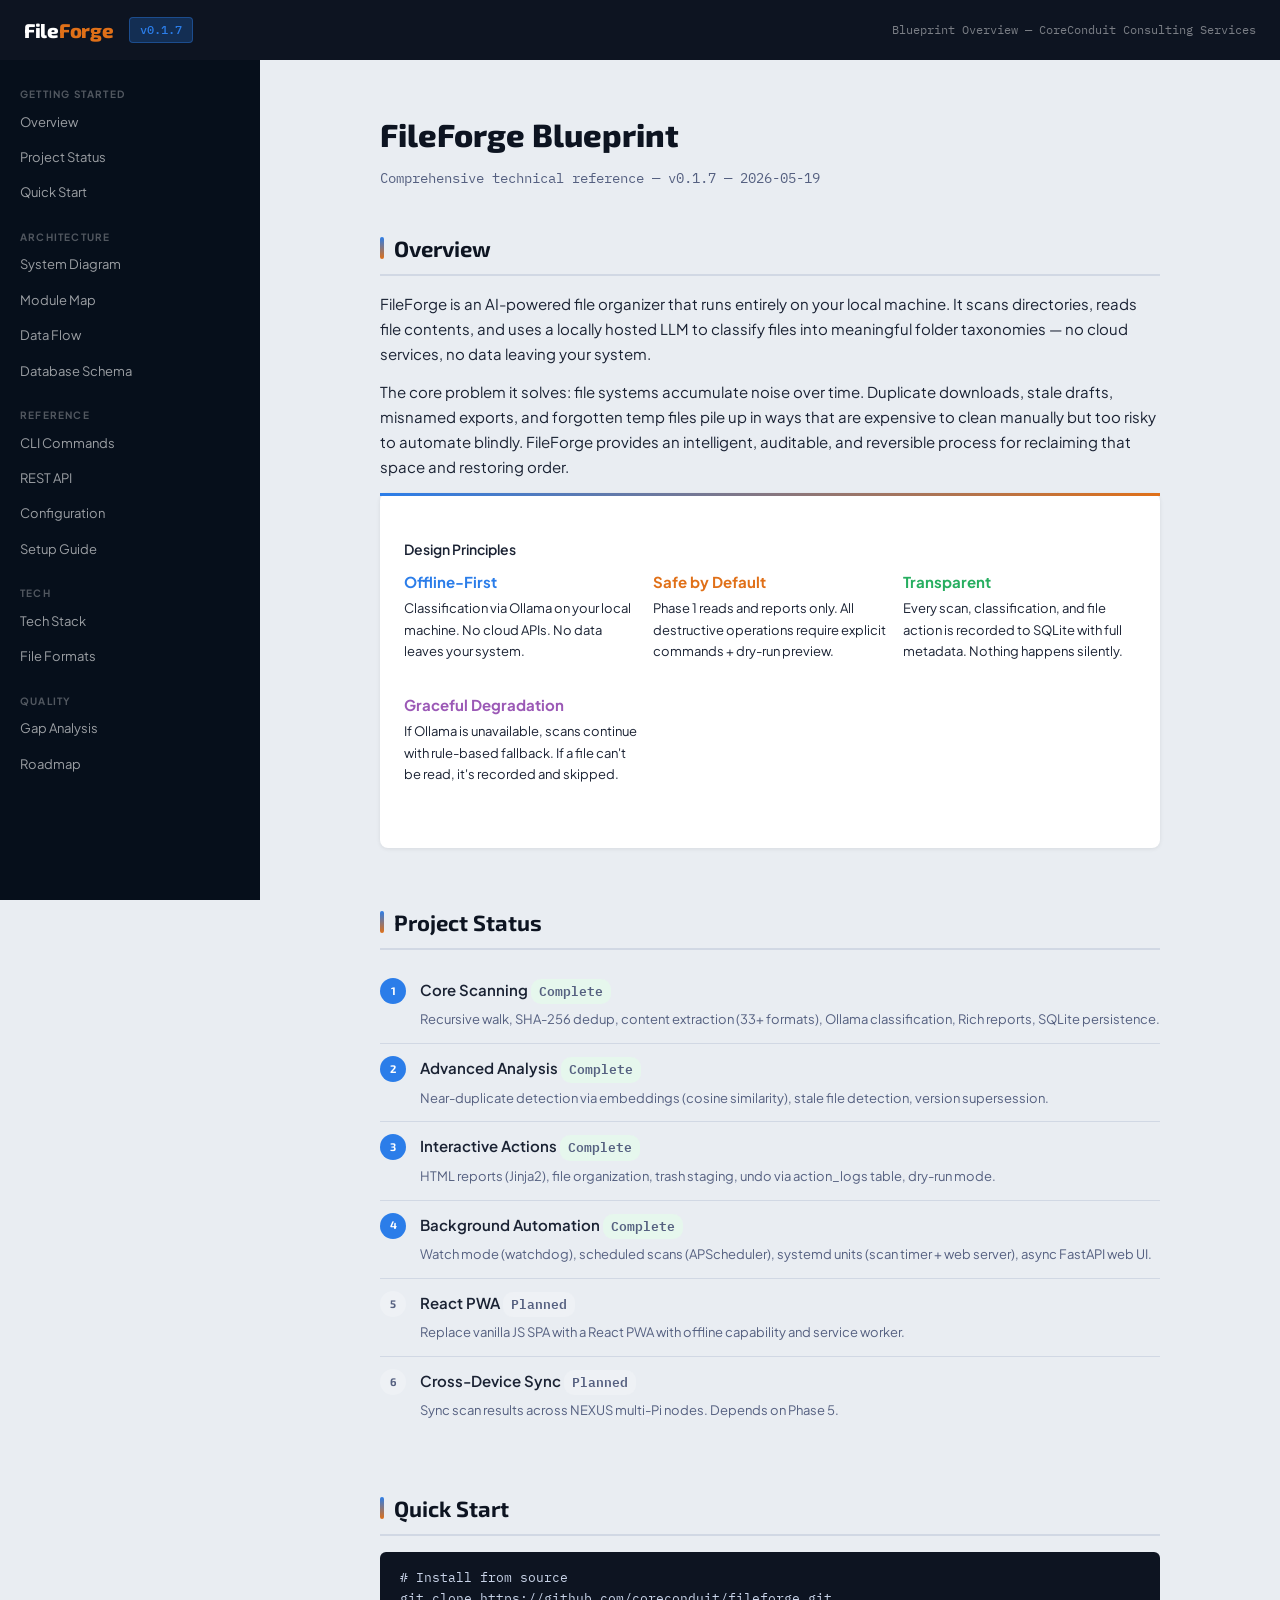
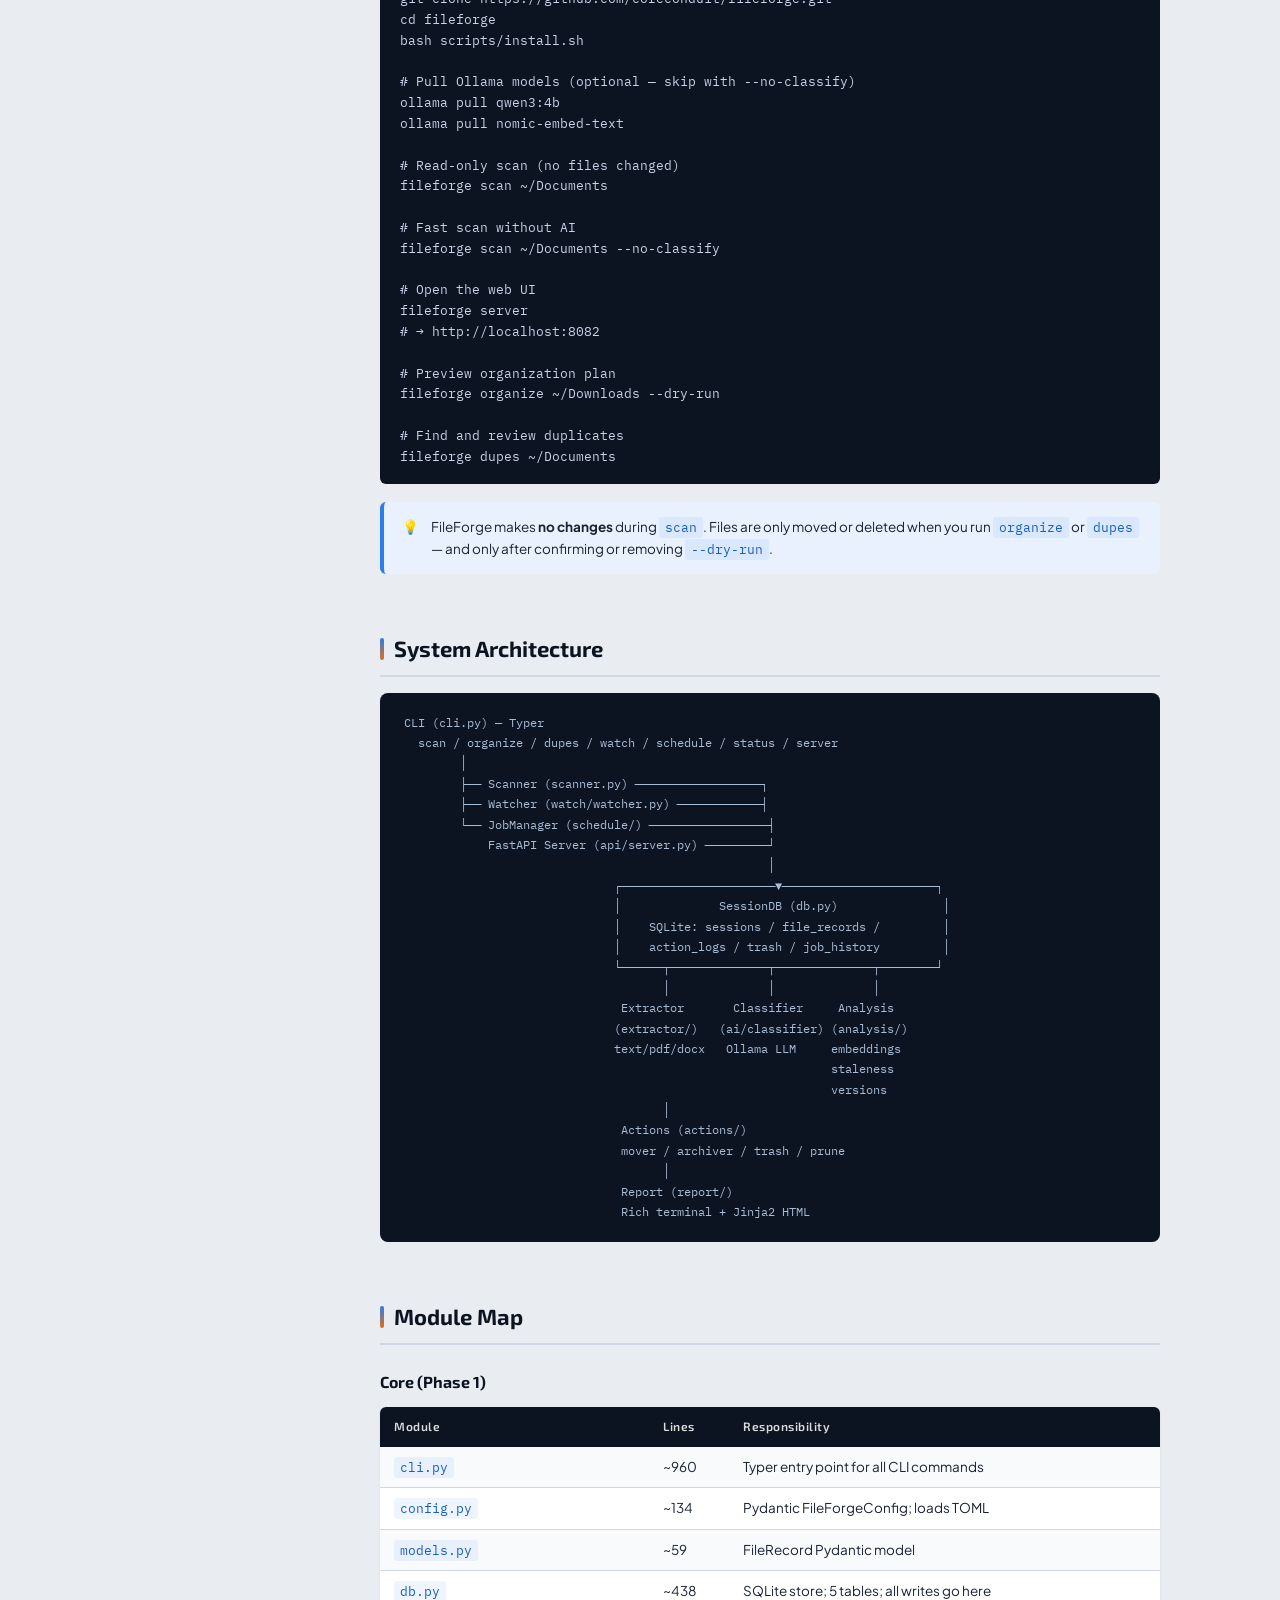
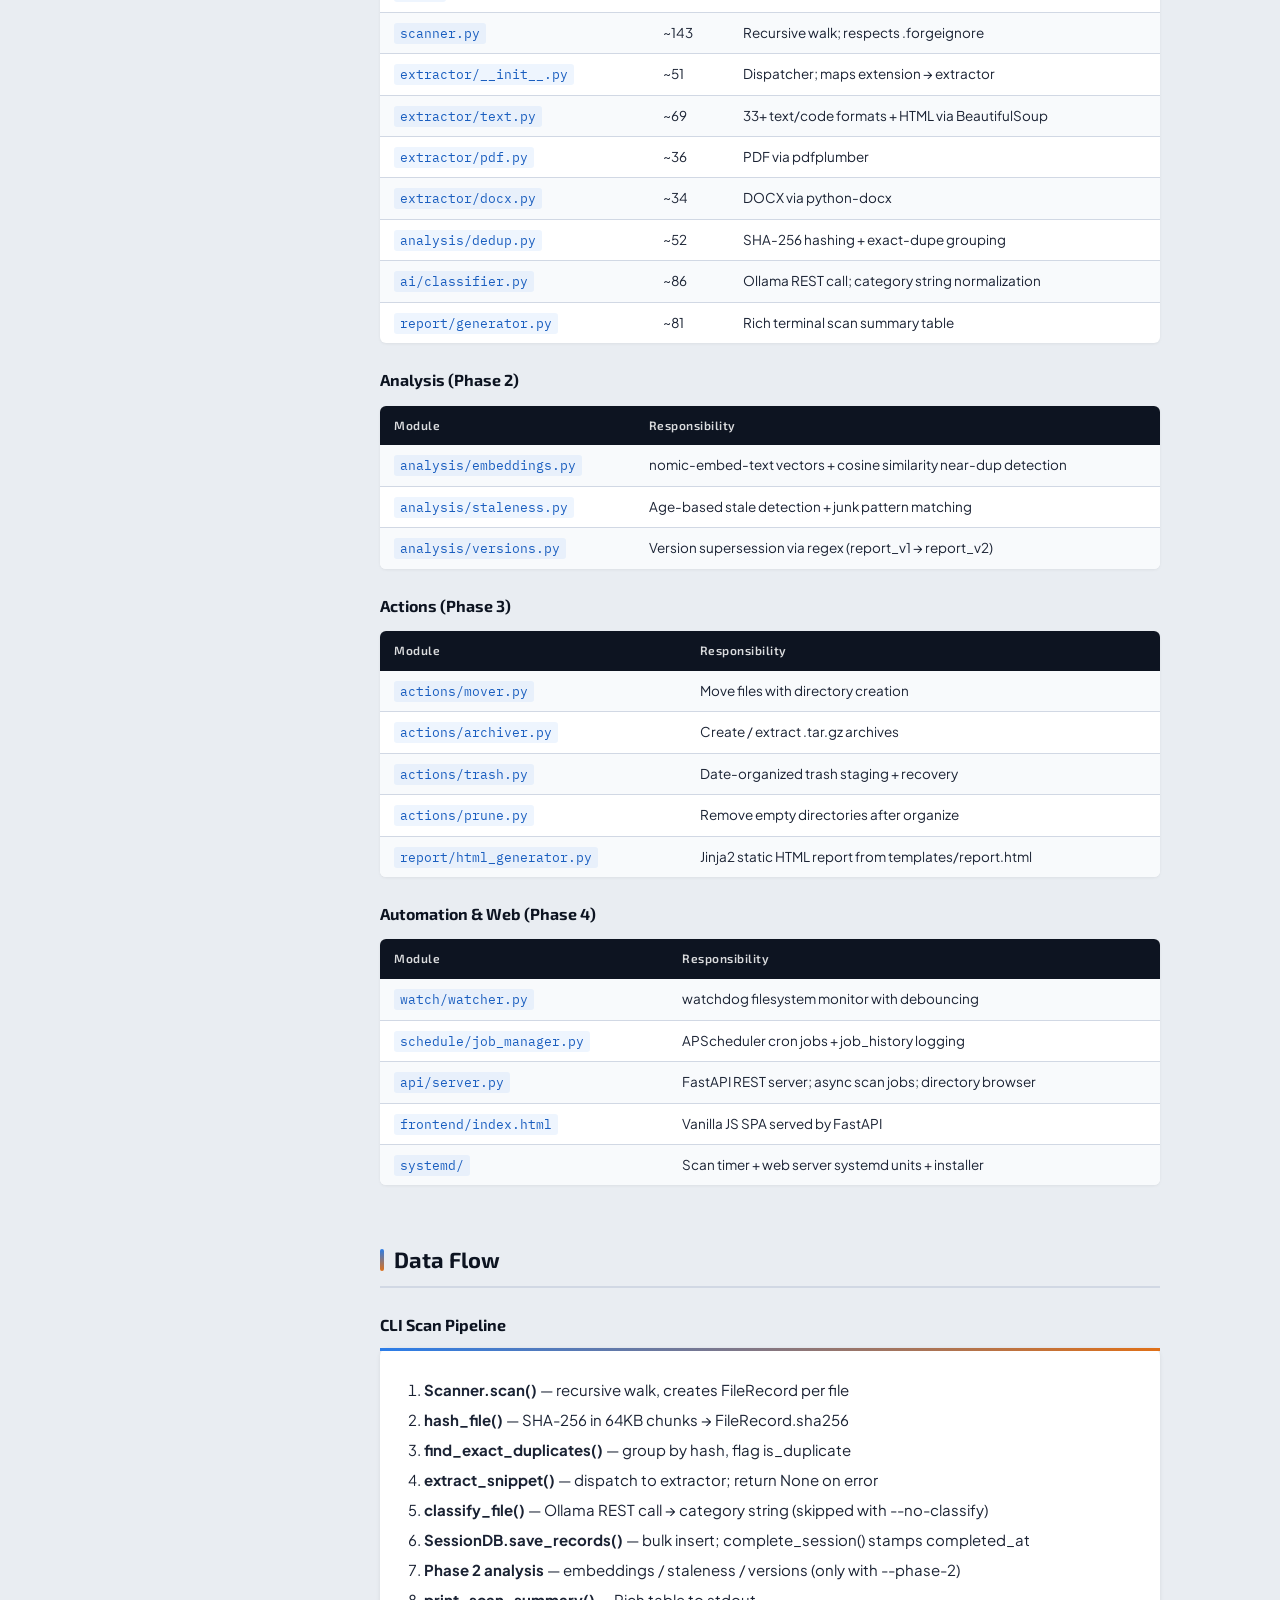
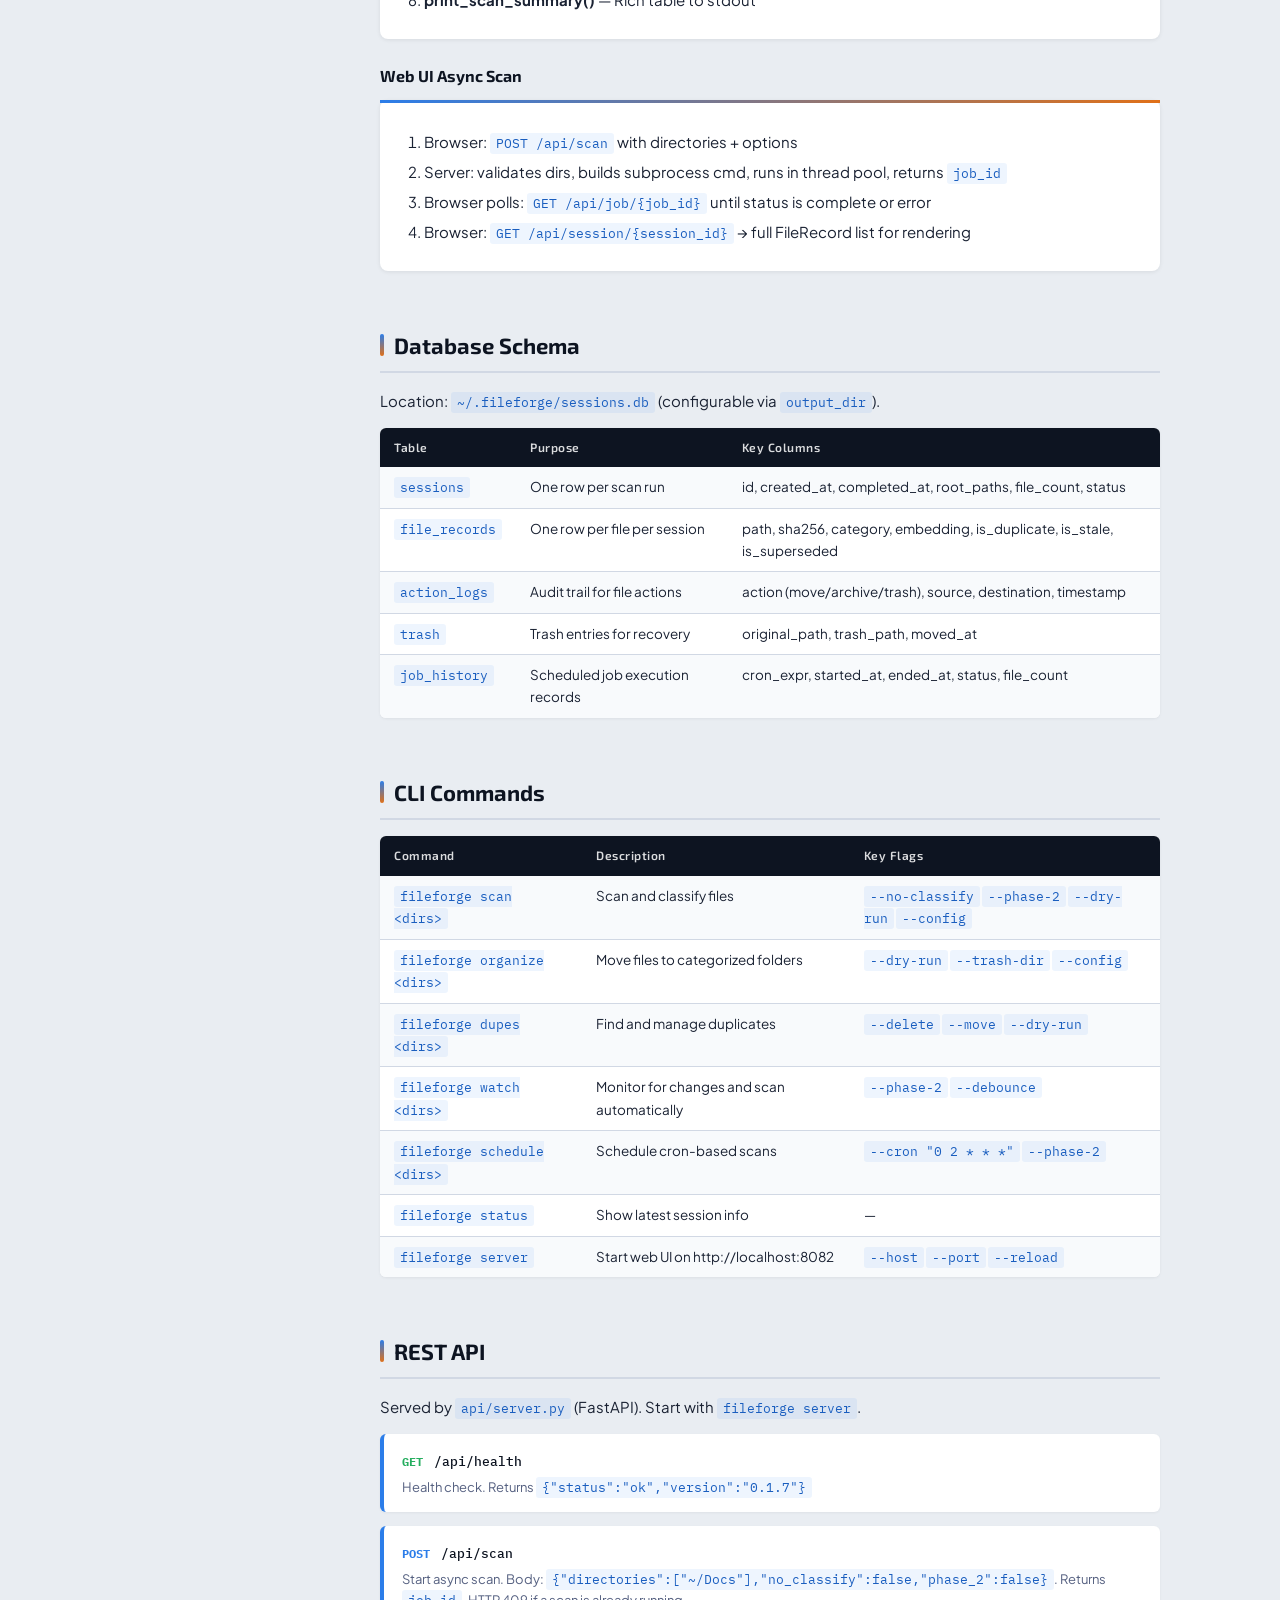
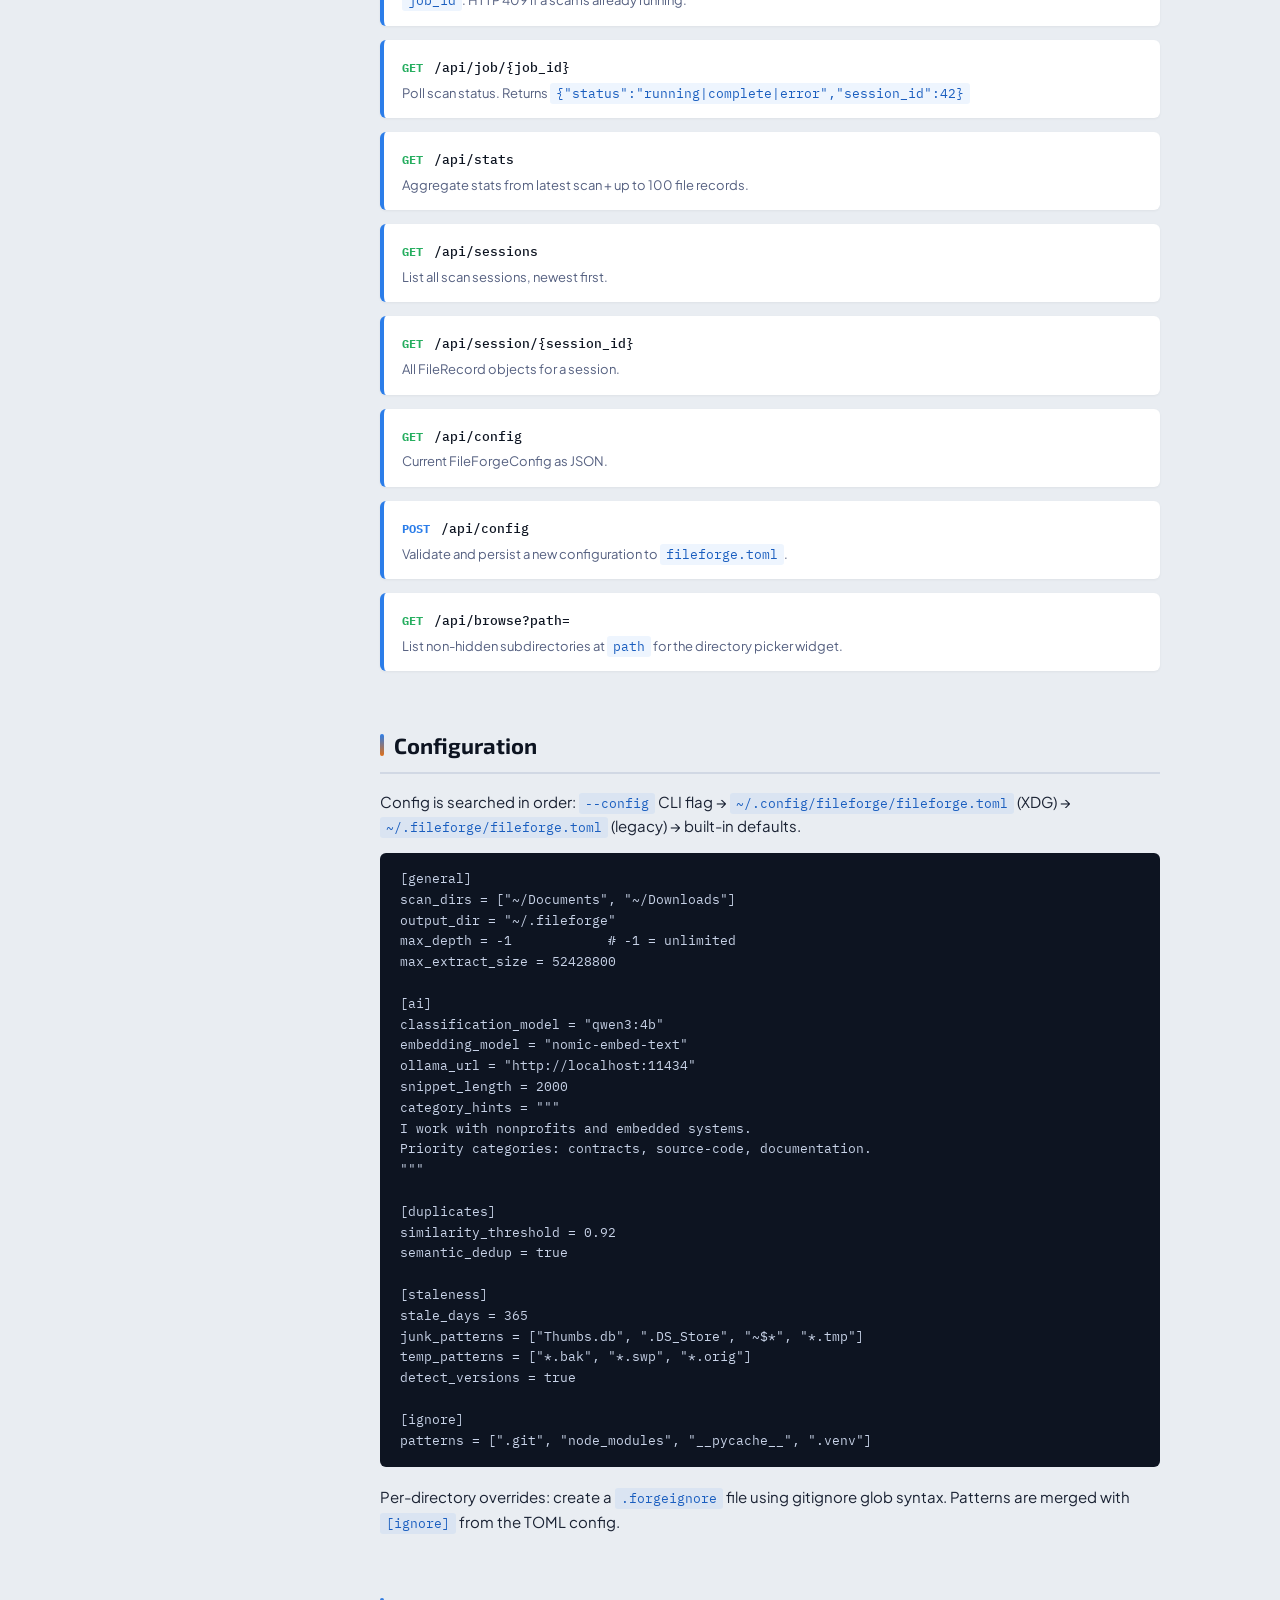
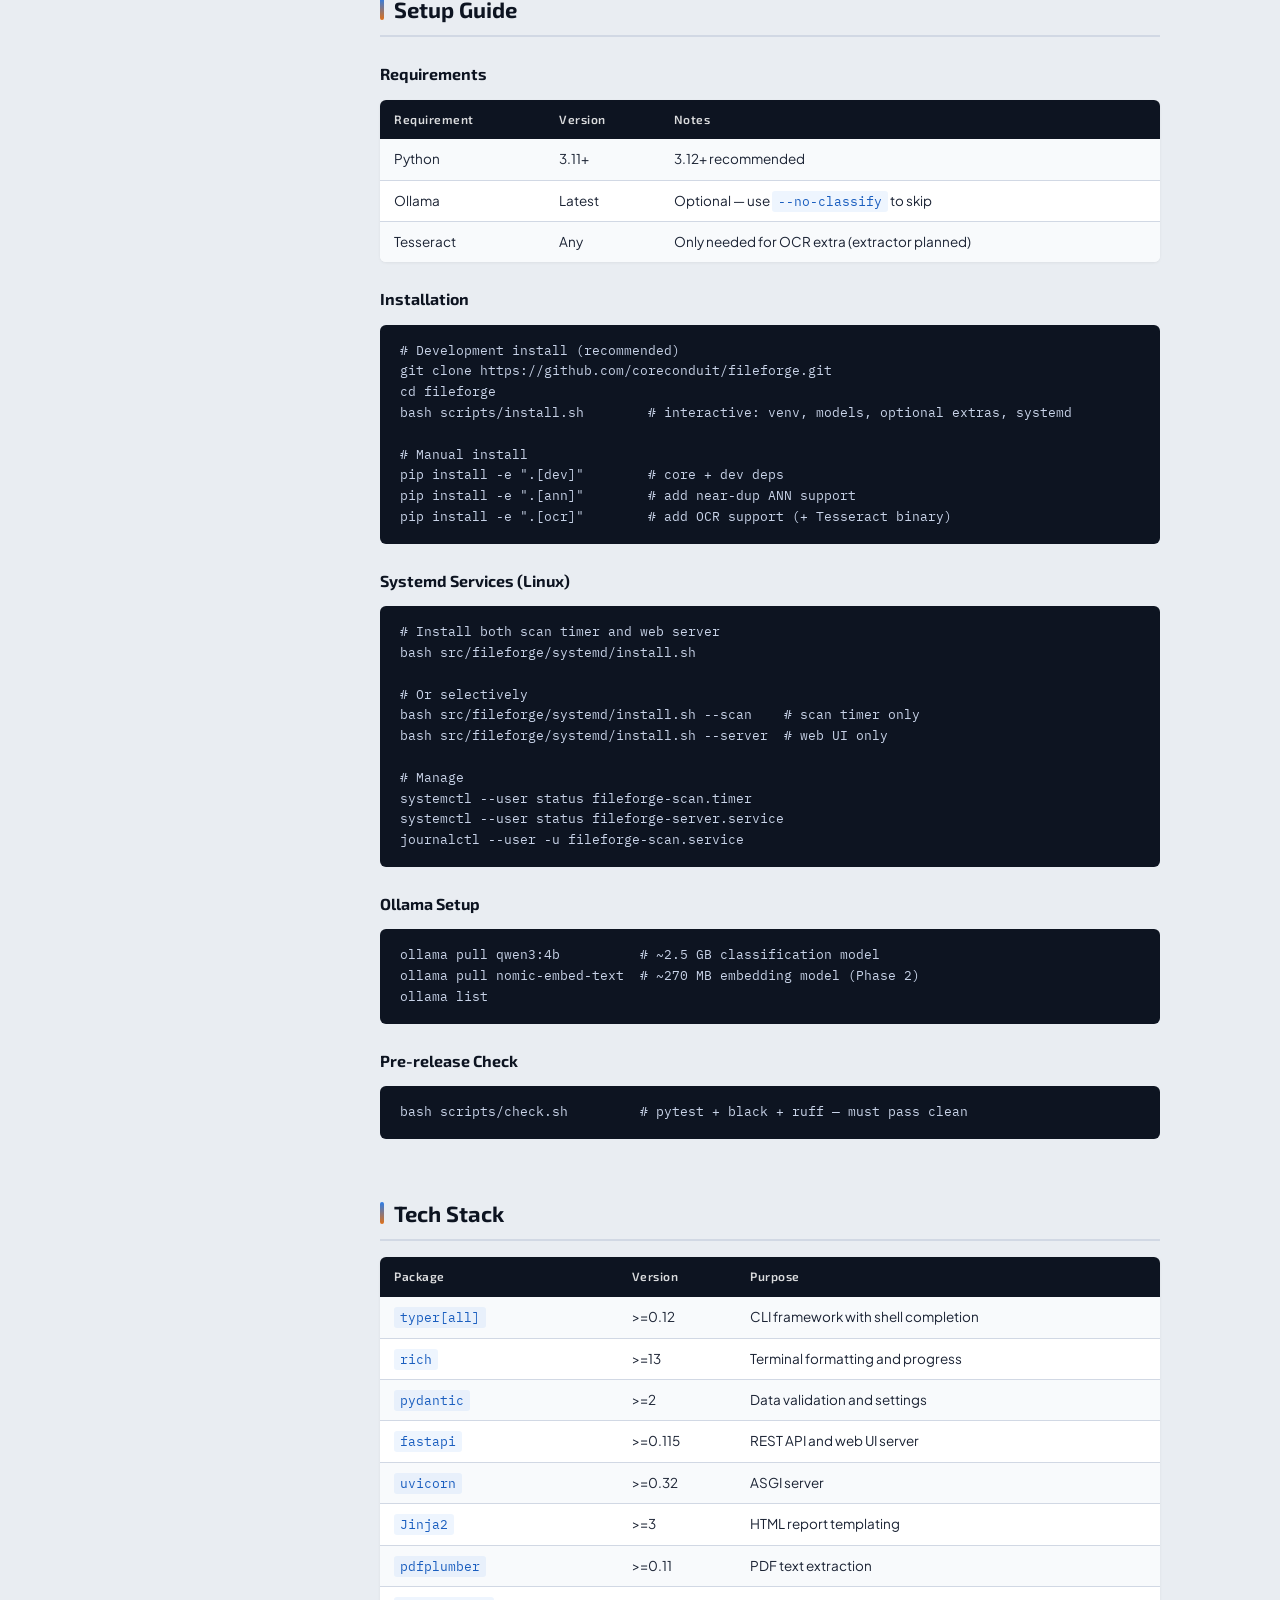
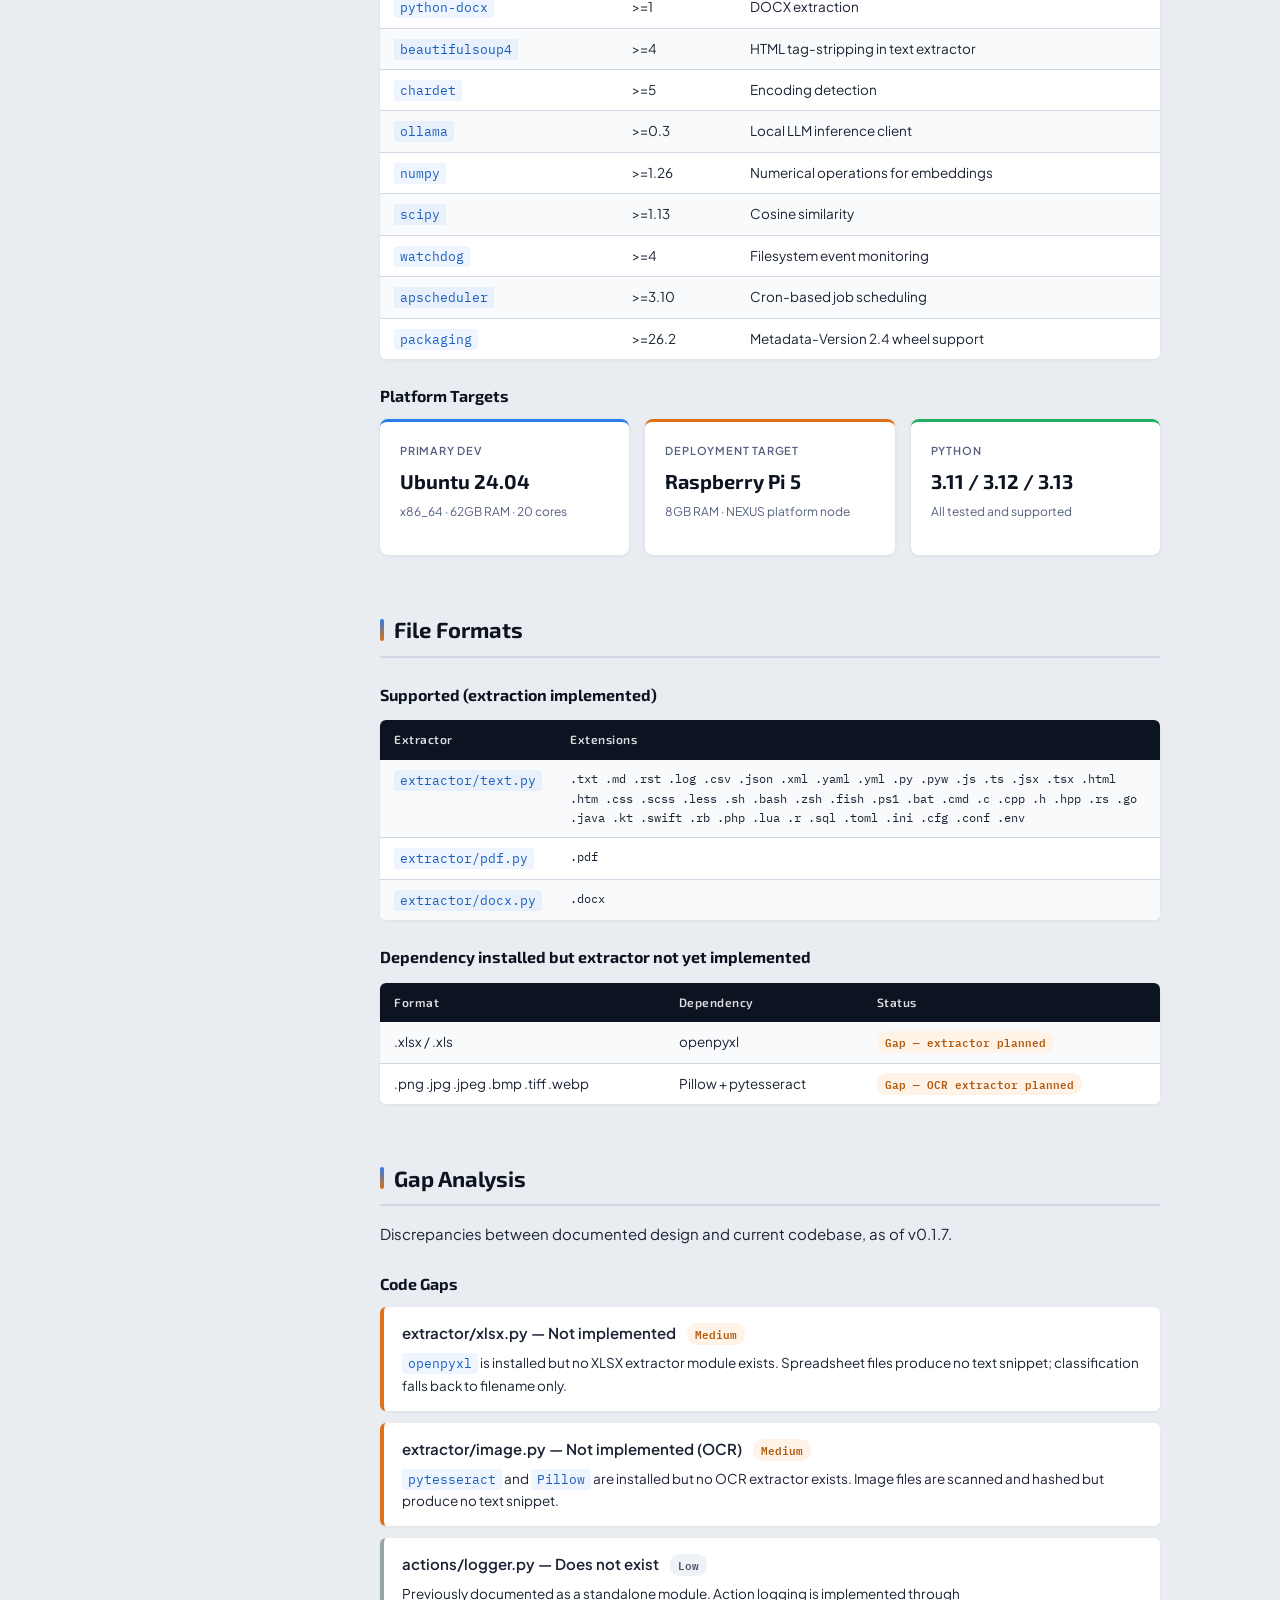
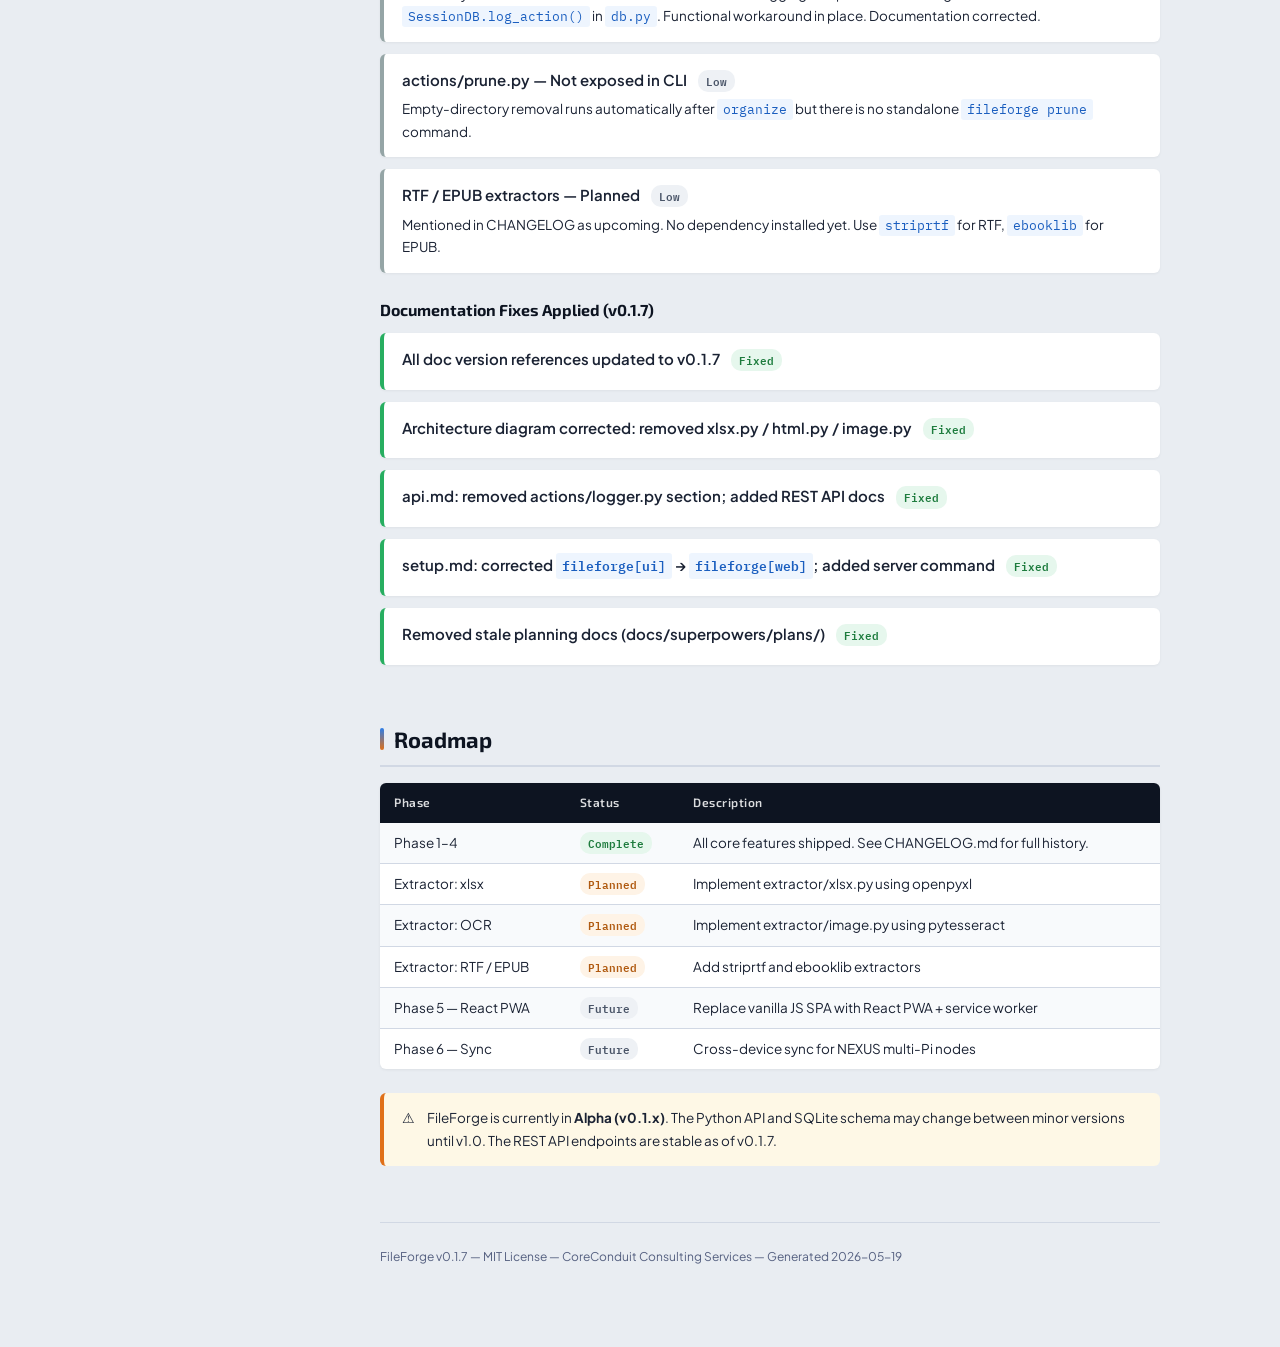
<file: docs/Blueprint_Overview.html>
<!DOCTYPE html>
<html lang="en">
<head>
<meta charset="UTF-8">
<meta name="viewport" content="width=device-width, initial-scale=1.0">
<title>FileForge — Blueprint Overview</title>
<link rel="preconnect" href="https://fonts.googleapis.com">
<link rel="preconnect" href="https://fonts.gstatic.com" crossorigin>
<link href="https://fonts.googleapis.com/css2?family=Exo+2:wght@400;600;700;800&family=Plus+Jakarta+Sans:wght@400;500;600&family=IBM+Plex+Mono:wght@400;500&display=swap" rel="stylesheet">
<style>
  :root {
    --navy: #0d1421;
    --silver: #e9edf2;
    --blue: #2b7de9;
    --orange: #e07018;
    --dark: #060f1b;
    --text: #1a2233;
    --text-muted: #556080;
    --border: #d1d8e4;
    --card-bg: #ffffff;
    --sidebar-w: 260px;
    --header-h: 60px;
  }

  *, *::before, *::after { box-sizing: border-box; margin: 0; padding: 0; }

  body {
    font-family: 'Plus Jakarta Sans', sans-serif;
    background: var(--silver);
    color: var(--text);
    font-size: 15px;
    line-height: 1.65;
  }

  /* ── Header ── */
  header {
    position: fixed;
    top: 0; left: 0; right: 0;
    height: var(--header-h);
    background: var(--navy);
    display: flex;
    align-items: center;
    padding: 0 24px;
    z-index: 100;
    gap: 16px;
  }

  .brand {
    font-family: 'Exo 2', sans-serif;
    font-size: 20px;
    font-weight: 800;
    color: #fff;
    letter-spacing: -0.3px;
  }
  .brand span { color: var(--orange); }

  .header-subtitle {
    font-size: 12px;
    color: rgba(255,255,255,0.45);
    font-family: 'IBM Plex Mono', monospace;
    margin-left: auto;
  }

  .version-badge {
    background: rgba(43,125,233,0.25);
    color: var(--blue);
    border: 1px solid rgba(43,125,233,0.4);
    border-radius: 4px;
    padding: 2px 10px;
    font-size: 12px;
    font-family: 'IBM Plex Mono', monospace;
    font-weight: 500;
  }

  /* ── Sidebar ── */
  nav {
    position: fixed;
    top: var(--header-h);
    left: 0;
    bottom: 0;
    width: var(--sidebar-w);
    background: var(--dark);
    overflow-y: auto;
    padding: 20px 0 40px;
  }

  nav .nav-section {
    padding: 6px 20px 2px;
    font-size: 10px;
    font-weight: 700;
    letter-spacing: 1.2px;
    text-transform: uppercase;
    color: rgba(255,255,255,0.3);
  }

  nav a {
    display: block;
    padding: 7px 20px;
    font-size: 13px;
    color: rgba(255,255,255,0.6);
    text-decoration: none;
    transition: color 0.15s, background 0.15s;
  }
  nav a:hover { color: #fff; background: rgba(255,255,255,0.05); }
  nav a.active { color: var(--blue); font-weight: 600; }

  nav a.sub {
    padding-left: 34px;
    font-size: 12px;
    color: rgba(255,255,255,0.4);
  }
  nav a.sub:hover { color: rgba(255,255,255,0.7); }

  /* ── Main content ── */
  main {
    margin-left: var(--sidebar-w);
    padding-top: var(--header-h);
    min-height: 100vh;
  }

  .content {
    max-width: 860px;
    margin: 0 auto;
    padding: 48px 40px 80px;
  }

  /* ── Sections ── */
  .doc-section {
    margin-bottom: 56px;
    scroll-margin-top: calc(var(--header-h) + 20px);
  }

  h1.page-title {
    font-family: 'Exo 2', sans-serif;
    font-size: 32px;
    font-weight: 800;
    color: var(--navy);
    margin-bottom: 6px;
  }

  .page-subtitle {
    color: var(--text-muted);
    font-size: 14px;
    margin-bottom: 40px;
    font-family: 'IBM Plex Mono', monospace;
  }

  h2 {
    font-family: 'Exo 2', sans-serif;
    font-size: 22px;
    font-weight: 700;
    color: var(--navy);
    margin-bottom: 16px;
    padding-bottom: 8px;
    border-bottom: 2px solid var(--border);
    display: flex;
    align-items: center;
    gap: 10px;
  }

  h2::before {
    content: '';
    display: inline-block;
    width: 4px;
    height: 22px;
    background: linear-gradient(180deg, var(--blue), var(--orange));
    border-radius: 2px;
    flex-shrink: 0;
  }

  h3 {
    font-family: 'Exo 2', sans-serif;
    font-size: 16px;
    font-weight: 700;
    color: var(--navy);
    margin: 24px 0 10px;
  }

  h4 {
    font-size: 14px;
    font-weight: 600;
    color: var(--text);
    margin: 18px 0 8px;
  }

  p { margin-bottom: 14px; }

  /* ── Cards ── */
  .card {
    background: var(--card-bg);
    border-radius: 8px;
    border-top: 3px solid transparent;
    border-image: linear-gradient(90deg, var(--blue), var(--orange)) 1;
    box-shadow: 0 1px 4px rgba(0,0,0,0.08);
    padding: 24px;
    margin-bottom: 20px;
  }

  .card-grid {
    display: grid;
    grid-template-columns: repeat(auto-fill, minmax(220px, 1fr));
    gap: 16px;
    margin-bottom: 24px;
  }

  .stat-card {
    background: var(--card-bg);
    border-radius: 8px;
    padding: 20px;
    box-shadow: 0 1px 4px rgba(0,0,0,0.07);
    border-top: 3px solid;
  }
  .stat-card:nth-child(1) { border-color: var(--blue); }
  .stat-card:nth-child(2) { border-color: var(--orange); }
  .stat-card:nth-child(3) { border-color: #27ae60; }
  .stat-card:nth-child(4) { border-color: #9b59b6; }
  .stat-card:nth-child(5) { border-color: #e74c3c; }
  .stat-card:nth-child(6) { border-color: #f39c12; }

  .stat-label {
    font-size: 11px;
    text-transform: uppercase;
    letter-spacing: 0.8px;
    color: var(--text-muted);
    font-weight: 600;
    margin-bottom: 4px;
  }

  .stat-value {
    font-family: 'Exo 2', sans-serif;
    font-size: 20px;
    font-weight: 700;
    color: var(--navy);
  }

  /* ── Code ── */
  pre {
    background: var(--navy);
    color: #c8d3e8;
    border-radius: 6px;
    padding: 16px 20px;
    overflow-x: auto;
    font-family: 'IBM Plex Mono', monospace;
    font-size: 13px;
    line-height: 1.6;
    margin: 12px 0 18px;
  }

  code {
    font-family: 'IBM Plex Mono', monospace;
    font-size: 13px;
    background: rgba(43,125,233,0.08);
    color: #1a5ebf;
    padding: 2px 6px;
    border-radius: 3px;
  }

  pre code { background: none; color: inherit; padding: 0; font-size: inherit; }

  /* ── Tables ── */
  table {
    width: 100%;
    border-collapse: collapse;
    margin: 12px 0 20px;
    font-size: 13.5px;
    background: var(--card-bg);
    border-radius: 6px;
    overflow: hidden;
    box-shadow: 0 1px 3px rgba(0,0,0,0.06);
  }

  th {
    background: var(--navy);
    color: rgba(255,255,255,0.85);
    font-family: 'Exo 2', sans-serif;
    font-size: 12px;
    font-weight: 600;
    letter-spacing: 0.5px;
    padding: 10px 14px;
    text-align: left;
  }

  td {
    padding: 9px 14px;
    border-bottom: 1px solid var(--border);
    vertical-align: top;
  }

  tr:last-child td { border-bottom: none; }
  tr:nth-child(even) td { background: #f8fafc; }

  /* ── Badges ── */
  .badge {
    display: inline-block;
    padding: 2px 8px;
    border-radius: 10px;
    font-size: 11px;
    font-weight: 600;
    font-family: 'IBM Plex Mono', monospace;
  }
  .badge-green { background: #e6f7ed; color: #1e7c3e; }
  .badge-blue { background: #e6f0fc; color: #1a5ebf; }
  .badge-orange { background: #fef3e6; color: #b05a10; }
  .badge-gray { background: #eef1f5; color: #4a5568; }

  /* ── Phase list ── */
  .phase-list { list-style: none; }
  .phase-list li {
    display: flex;
    align-items: flex-start;
    gap: 14px;
    padding: 12px 0;
    border-bottom: 1px solid var(--border);
  }
  .phase-list li:last-child { border-bottom: none; }

  .phase-num {
    font-family: 'Exo 2', sans-serif;
    font-size: 11px;
    font-weight: 700;
    background: var(--navy);
    color: rgba(255,255,255,0.7);
    width: 26px; height: 26px;
    border-radius: 50%;
    display: flex;
    align-items: center;
    justify-content: center;
    flex-shrink: 0;
  }
  .phase-num.done { background: var(--blue); color: #fff; }
  .phase-num.planned { background: #eef1f5; color: var(--text-muted); }

  .phase-text strong { display: block; font-weight: 600; margin-bottom: 2px; }
  .phase-text span { color: var(--text-muted); font-size: 13px; }

  /* ── Architecture diagram ── */
  .arch-diagram {
    background: var(--navy);
    color: #a8bcd4;
    border-radius: 8px;
    padding: 20px 24px;
    font-family: 'IBM Plex Mono', monospace;
    font-size: 12px;
    line-height: 1.7;
    overflow-x: auto;
    white-space: pre;
    margin: 16px 0;
  }

  /* ── Gap list ── */
  .gap-item {
    background: var(--card-bg);
    border-radius: 6px;
    border-left: 4px solid;
    padding: 14px 18px;
    margin-bottom: 12px;
    box-shadow: 0 1px 3px rgba(0,0,0,0.05);
  }
  .gap-item.medium { border-color: var(--orange); }
  .gap-item.low { border-color: #95a5a6; }
  .gap-item.fixed { border-color: #27ae60; }

  .gap-title { font-weight: 600; margin-bottom: 4px; }
  .gap-impact { font-size: 12px; color: var(--text-muted); }
  .gap-desc { font-size: 13.5px; color: var(--text); margin-top: 6px; }

  /* ── Endpoint block ── */
  .endpoint {
    background: var(--card-bg);
    border-radius: 6px;
    border-left: 4px solid var(--blue);
    padding: 14px 18px;
    margin-bottom: 14px;
    box-shadow: 0 1px 3px rgba(0,0,0,0.05);
  }

  .endpoint-method {
    font-family: 'IBM Plex Mono', monospace;
    font-size: 12px;
    font-weight: 700;
    margin-right: 8px;
  }
  .method-get { color: #27ae60; }
  .method-post { color: var(--blue); }

  .endpoint-path {
    font-family: 'IBM Plex Mono', monospace;
    font-size: 13px;
    color: var(--navy);
    font-weight: 500;
  }

  .endpoint-desc {
    font-size: 13px;
    color: var(--text-muted);
    margin-top: 4px;
  }

  /* ── Callout ── */
  .callout {
    border-radius: 6px;
    padding: 14px 18px;
    margin: 16px 0;
    font-size: 13.5px;
    display: flex;
    gap: 12px;
    align-items: flex-start;
  }
  .callout-info { background: #e8f1fd; border-left: 4px solid var(--blue); }
  .callout-warn { background: #fef8e6; border-left: 4px solid var(--orange); }

  /* ── Scrollbar ── */
  ::-webkit-scrollbar { width: 6px; height: 6px; }
  ::-webkit-scrollbar-track { background: transparent; }
  ::-webkit-scrollbar-thumb { background: rgba(0,0,0,0.15); border-radius: 3px; }

  @media (max-width: 800px) {
    nav { display: none; }
    main { margin-left: 0; }
    .content { padding: 32px 20px 60px; }
  }
</style>
</head>
<body>

<header>
  <div class="brand">File<span>Forge</span></div>
  <div class="version-badge">v0.1.7</div>
  <div class="header-subtitle">Blueprint Overview &mdash; CoreConduit Consulting Services</div>
</header>

<nav>
  <div class="nav-section">Getting Started</div>
  <a href="#overview">Overview</a>
  <a href="#status">Project Status</a>
  <a href="#quickstart">Quick Start</a>

  <div class="nav-section" style="margin-top:12px">Architecture</div>
  <a href="#architecture">System Diagram</a>
  <a href="#modules">Module Map</a>
  <a href="#dataflow">Data Flow</a>
  <a href="#schema">Database Schema</a>

  <div class="nav-section" style="margin-top:12px">Reference</div>
  <a href="#cli">CLI Commands</a>
  <a href="#rest-api">REST API</a>
  <a href="#config">Configuration</a>
  <a href="#setup">Setup Guide</a>

  <div class="nav-section" style="margin-top:12px">Tech</div>
  <a href="#stack">Tech Stack</a>
  <a href="#formats">File Formats</a>

  <div class="nav-section" style="margin-top:12px">Quality</div>
  <a href="#gaps">Gap Analysis</a>
  <a href="#roadmap">Roadmap</a>
</nav>

<main>
<div class="content">

  <h1 class="page-title">FileForge Blueprint</h1>
  <div class="page-subtitle">Comprehensive technical reference &mdash; v0.1.7 &mdash; 2026-05-19</div>

  <!-- OVERVIEW -->
  <section class="doc-section" id="overview">
    <h2>Overview</h2>
    <p>FileForge is an AI-powered file organizer that runs entirely on your local machine. It scans directories, reads file contents, and uses a locally hosted LLM to classify files into meaningful folder taxonomies — no cloud services, no data leaving your system.</p>
    <p>The core problem it solves: file systems accumulate noise over time. Duplicate downloads, stale drafts, misnamed exports, and forgotten temp files pile up in ways that are expensive to clean manually but too risky to automate blindly. FileForge provides an intelligent, auditable, and reversible process for reclaiming that space and restoring order.</p>

    <div class="card">
      <h4>Design Principles</h4>
      <div class="card-grid" style="grid-template-columns: repeat(auto-fill, minmax(180px, 1fr));">
        <div>
          <strong style="color:var(--blue)">Offline-First</strong>
          <p style="font-size:13px;margin-top:4px">Classification via Ollama on your local machine. No cloud APIs. No data leaves your system.</p>
        </div>
        <div>
          <strong style="color:var(--orange)">Safe by Default</strong>
          <p style="font-size:13px;margin-top:4px">Phase 1 reads and reports only. All destructive operations require explicit commands + dry-run preview.</p>
        </div>
        <div>
          <strong style="color:#27ae60">Transparent</strong>
          <p style="font-size:13px;margin-top:4px">Every scan, classification, and file action is recorded to SQLite with full metadata. Nothing happens silently.</p>
        </div>
        <div>
          <strong style="color:#9b59b6">Graceful Degradation</strong>
          <p style="font-size:13px;margin-top:4px">If Ollama is unavailable, scans continue with rule-based fallback. If a file can't be read, it's recorded and skipped.</p>
        </div>
      </div>
    </div>
  </section>

  <!-- STATUS -->
  <section class="doc-section" id="status">
    <h2>Project Status</h2>
    <ul class="phase-list">
      <li>
        <div class="phase-num done">1</div>
        <div class="phase-text">
          <strong>Core Scanning <span class="badge badge-green">Complete</span></strong>
          <span>Recursive walk, SHA-256 dedup, content extraction (33+ formats), Ollama classification, Rich reports, SQLite persistence.</span>
        </div>
      </li>
      <li>
        <div class="phase-num done">2</div>
        <div class="phase-text">
          <strong>Advanced Analysis <span class="badge badge-green">Complete</span></strong>
          <span>Near-duplicate detection via embeddings (cosine similarity), stale file detection, version supersession.</span>
        </div>
      </li>
      <li>
        <div class="phase-num done">3</div>
        <div class="phase-text">
          <strong>Interactive Actions <span class="badge badge-green">Complete</span></strong>
          <span>HTML reports (Jinja2), file organization, trash staging, undo via action_logs table, dry-run mode.</span>
        </div>
      </li>
      <li>
        <div class="phase-num done">4</div>
        <div class="phase-text">
          <strong>Background Automation <span class="badge badge-green">Complete</span></strong>
          <span>Watch mode (watchdog), scheduled scans (APScheduler), systemd units (scan timer + web server), async FastAPI web UI.</span>
        </div>
      </li>
      <li>
        <div class="phase-num planned">5</div>
        <div class="phase-text">
          <strong>React PWA <span class="badge badge-gray">Planned</span></strong>
          <span>Replace vanilla JS SPA with a React PWA with offline capability and service worker.</span>
        </div>
      </li>
      <li>
        <div class="phase-num planned">6</div>
        <div class="phase-text">
          <strong>Cross-Device Sync <span class="badge badge-gray">Planned</span></strong>
          <span>Sync scan results across NEXUS multi-Pi nodes. Depends on Phase 5.</span>
        </div>
      </li>
    </ul>
  </section>

  <!-- QUICK START -->
  <section class="doc-section" id="quickstart">
    <h2>Quick Start</h2>
    <pre><code># Install from source
git clone https://github.com/coreconduit/fileforge.git
cd fileforge
bash scripts/install.sh

# Pull Ollama models (optional — skip with --no-classify)
ollama pull qwen3:4b
ollama pull nomic-embed-text

# Read-only scan (no files changed)
fileforge scan ~/Documents

# Fast scan without AI
fileforge scan ~/Documents --no-classify

# Open the web UI
fileforge server
# → http://localhost:8082

# Preview organization plan
fileforge organize ~/Downloads --dry-run

# Find and review duplicates
fileforge dupes ~/Documents</code></pre>

    <div class="callout callout-info">
      <span>💡</span>
      <div>FileForge makes <strong>no changes</strong> during <code>scan</code>. Files are only moved or deleted when you run <code>organize</code> or <code>dupes</code> — and only after confirming or removing <code>--dry-run</code>.</div>
    </div>
  </section>

  <!-- ARCHITECTURE -->
  <section class="doc-section" id="architecture">
    <h2>System Architecture</h2>

    <div class="arch-diagram">CLI (cli.py) — Typer
  scan / organize / dupes / watch / schedule / status / server
        │
        ├── Scanner (scanner.py) ──────────────────┐
        ├── Watcher (watch/watcher.py) ────────────┤
        └── JobManager (schedule/) ─────────────────┤
            FastAPI Server (api/server.py) ─────────┘
                                                    │
                              ┌──────────────────────▼──────────────────────┐
                              │              SessionDB (db.py)               │
                              │    SQLite: sessions / file_records /         │
                              │    action_logs / trash / job_history         │
                              └──────┬──────────────┬──────────────┬────────┘
                                     │              │              │
                               Extractor       Classifier     Analysis
                              (extractor/)   (ai/classifier) (analysis/)
                              text/pdf/docx   Ollama LLM     embeddings
                                                             staleness
                                                             versions
                                     │
                               Actions (actions/)
                               mover / archiver / trash / prune
                                     │
                               Report (report/)
                               Rich terminal + Jinja2 HTML</div>
  </section>

  <!-- MODULES -->
  <section class="doc-section" id="modules">
    <h2>Module Map</h2>

    <h3>Core (Phase 1)</h3>
    <table>
      <tr><th>Module</th><th>Lines</th><th>Responsibility</th></tr>
      <tr><td><code>cli.py</code></td><td>~960</td><td>Typer entry point for all CLI commands</td></tr>
      <tr><td><code>config.py</code></td><td>~134</td><td>Pydantic FileForgeConfig; loads TOML</td></tr>
      <tr><td><code>models.py</code></td><td>~59</td><td>FileRecord Pydantic model</td></tr>
      <tr><td><code>db.py</code></td><td>~438</td><td>SQLite store; 5 tables; all writes go here</td></tr>
      <tr><td><code>scanner.py</code></td><td>~143</td><td>Recursive walk; respects .forgeignore</td></tr>
      <tr><td><code>extractor/__init__.py</code></td><td>~51</td><td>Dispatcher; maps extension → extractor</td></tr>
      <tr><td><code>extractor/text.py</code></td><td>~69</td><td>33+ text/code formats + HTML via BeautifulSoup</td></tr>
      <tr><td><code>extractor/pdf.py</code></td><td>~36</td><td>PDF via pdfplumber</td></tr>
      <tr><td><code>extractor/docx.py</code></td><td>~34</td><td>DOCX via python-docx</td></tr>
      <tr><td><code>analysis/dedup.py</code></td><td>~52</td><td>SHA-256 hashing + exact-dupe grouping</td></tr>
      <tr><td><code>ai/classifier.py</code></td><td>~86</td><td>Ollama REST call; category string normalization</td></tr>
      <tr><td><code>report/generator.py</code></td><td>~81</td><td>Rich terminal scan summary table</td></tr>
    </table>

    <h3>Analysis (Phase 2)</h3>
    <table>
      <tr><th>Module</th><th>Responsibility</th></tr>
      <tr><td><code>analysis/embeddings.py</code></td><td>nomic-embed-text vectors + cosine similarity near-dup detection</td></tr>
      <tr><td><code>analysis/staleness.py</code></td><td>Age-based stale detection + junk pattern matching</td></tr>
      <tr><td><code>analysis/versions.py</code></td><td>Version supersession via regex (report_v1 → report_v2)</td></tr>
    </table>

    <h3>Actions (Phase 3)</h3>
    <table>
      <tr><th>Module</th><th>Responsibility</th></tr>
      <tr><td><code>actions/mover.py</code></td><td>Move files with directory creation</td></tr>
      <tr><td><code>actions/archiver.py</code></td><td>Create / extract .tar.gz archives</td></tr>
      <tr><td><code>actions/trash.py</code></td><td>Date-organized trash staging + recovery</td></tr>
      <tr><td><code>actions/prune.py</code></td><td>Remove empty directories after organize</td></tr>
      <tr><td><code>report/html_generator.py</code></td><td>Jinja2 static HTML report from templates/report.html</td></tr>
    </table>

    <h3>Automation & Web (Phase 4)</h3>
    <table>
      <tr><th>Module</th><th>Responsibility</th></tr>
      <tr><td><code>watch/watcher.py</code></td><td>watchdog filesystem monitor with debouncing</td></tr>
      <tr><td><code>schedule/job_manager.py</code></td><td>APScheduler cron jobs + job_history logging</td></tr>
      <tr><td><code>api/server.py</code></td><td>FastAPI REST server; async scan jobs; directory browser</td></tr>
      <tr><td><code>frontend/index.html</code></td><td>Vanilla JS SPA served by FastAPI</td></tr>
      <tr><td><code>systemd/</code></td><td>Scan timer + web server systemd units + installer</td></tr>
    </table>
  </section>

  <!-- DATA FLOW -->
  <section class="doc-section" id="dataflow">
    <h2>Data Flow</h2>

    <h3>CLI Scan Pipeline</h3>
    <div class="card">
      <ol style="padding-left:20px;line-height:2">
        <li><strong>Scanner.scan()</strong> — recursive walk, creates FileRecord per file</li>
        <li><strong>hash_file()</strong> — SHA-256 in 64KB chunks → FileRecord.sha256</li>
        <li><strong>find_exact_duplicates()</strong> — group by hash, flag is_duplicate</li>
        <li><strong>extract_snippet()</strong> — dispatch to extractor; return None on error</li>
        <li><strong>classify_file()</strong> — Ollama REST call → category string (skipped with --no-classify)</li>
        <li><strong>SessionDB.save_records()</strong> — bulk insert; complete_session() stamps completed_at</li>
        <li><strong>Phase 2 analysis</strong> — embeddings / staleness / versions (only with --phase-2)</li>
        <li><strong>print_scan_summary()</strong> — Rich table to stdout</li>
      </ol>
    </div>

    <h3>Web UI Async Scan</h3>
    <div class="card">
      <ol style="padding-left:20px;line-height:2">
        <li>Browser: <code>POST /api/scan</code> with directories + options</li>
        <li>Server: validates dirs, builds subprocess cmd, runs in thread pool, returns <code>job_id</code></li>
        <li>Browser polls: <code>GET /api/job/{job_id}</code> until status is complete or error</li>
        <li>Browser: <code>GET /api/session/{session_id}</code> → full FileRecord list for rendering</li>
      </ol>
    </div>
  </section>

  <!-- SCHEMA -->
  <section class="doc-section" id="schema">
    <h2>Database Schema</h2>
    <p>Location: <code>~/.fileforge/sessions.db</code> (configurable via <code>output_dir</code>).</p>
    <table>
      <tr><th>Table</th><th>Purpose</th><th>Key Columns</th></tr>
      <tr><td><code>sessions</code></td><td>One row per scan run</td><td>id, created_at, completed_at, root_paths, file_count, status</td></tr>
      <tr><td><code>file_records</code></td><td>One row per file per session</td><td>path, sha256, category, embedding, is_duplicate, is_stale, is_superseded</td></tr>
      <tr><td><code>action_logs</code></td><td>Audit trail for file actions</td><td>action (move/archive/trash), source, destination, timestamp</td></tr>
      <tr><td><code>trash</code></td><td>Trash entries for recovery</td><td>original_path, trash_path, moved_at</td></tr>
      <tr><td><code>job_history</code></td><td>Scheduled job execution records</td><td>cron_expr, started_at, ended_at, status, file_count</td></tr>
    </table>
  </section>

  <!-- CLI COMMANDS -->
  <section class="doc-section" id="cli">
    <h2>CLI Commands</h2>
    <table>
      <tr><th>Command</th><th>Description</th><th>Key Flags</th></tr>
      <tr>
        <td><code>fileforge scan &lt;dirs&gt;</code></td>
        <td>Scan and classify files</td>
        <td><code>--no-classify</code> <code>--phase-2</code> <code>--dry-run</code> <code>--config</code></td>
      </tr>
      <tr>
        <td><code>fileforge organize &lt;dirs&gt;</code></td>
        <td>Move files to categorized folders</td>
        <td><code>--dry-run</code> <code>--trash-dir</code> <code>--config</code></td>
      </tr>
      <tr>
        <td><code>fileforge dupes &lt;dirs&gt;</code></td>
        <td>Find and manage duplicates</td>
        <td><code>--delete</code> <code>--move</code> <code>--dry-run</code></td>
      </tr>
      <tr>
        <td><code>fileforge watch &lt;dirs&gt;</code></td>
        <td>Monitor for changes and scan automatically</td>
        <td><code>--phase-2</code> <code>--debounce</code></td>
      </tr>
      <tr>
        <td><code>fileforge schedule &lt;dirs&gt;</code></td>
        <td>Schedule cron-based scans</td>
        <td><code>--cron "0 2 * * *"</code> <code>--phase-2</code></td>
      </tr>
      <tr>
        <td><code>fileforge status</code></td>
        <td>Show latest session info</td>
        <td>—</td>
      </tr>
      <tr>
        <td><code>fileforge server</code></td>
        <td>Start web UI on http://localhost:8082</td>
        <td><code>--host</code> <code>--port</code> <code>--reload</code></td>
      </tr>
    </table>
  </section>

  <!-- REST API -->
  <section class="doc-section" id="rest-api">
    <h2>REST API</h2>
    <p>Served by <code>api/server.py</code> (FastAPI). Start with <code>fileforge server</code>.</p>

    <div class="endpoint">
      <span class="endpoint-method method-get">GET</span>
      <span class="endpoint-path">/api/health</span>
      <div class="endpoint-desc">Health check. Returns <code>{"status":"ok","version":"0.1.7"}</code></div>
    </div>

    <div class="endpoint">
      <span class="endpoint-method method-post">POST</span>
      <span class="endpoint-path">/api/scan</span>
      <div class="endpoint-desc">Start async scan. Body: <code>{"directories":["~/Docs"],"no_classify":false,"phase_2":false}</code>. Returns <code>job_id</code>. HTTP 409 if a scan is already running.</div>
    </div>

    <div class="endpoint">
      <span class="endpoint-method method-get">GET</span>
      <span class="endpoint-path">/api/job/{job_id}</span>
      <div class="endpoint-desc">Poll scan status. Returns <code>{"status":"running|complete|error","session_id":42}</code></div>
    </div>

    <div class="endpoint">
      <span class="endpoint-method method-get">GET</span>
      <span class="endpoint-path">/api/stats</span>
      <div class="endpoint-desc">Aggregate stats from latest scan + up to 100 file records.</div>
    </div>

    <div class="endpoint">
      <span class="endpoint-method method-get">GET</span>
      <span class="endpoint-path">/api/sessions</span>
      <div class="endpoint-desc">List all scan sessions, newest first.</div>
    </div>

    <div class="endpoint">
      <span class="endpoint-method method-get">GET</span>
      <span class="endpoint-path">/api/session/{session_id}</span>
      <div class="endpoint-desc">All FileRecord objects for a session.</div>
    </div>

    <div class="endpoint">
      <span class="endpoint-method method-get">GET</span>
      <span class="endpoint-path">/api/config</span>
      <div class="endpoint-desc">Current FileForgeConfig as JSON.</div>
    </div>

    <div class="endpoint">
      <span class="endpoint-method method-post">POST</span>
      <span class="endpoint-path">/api/config</span>
      <div class="endpoint-desc">Validate and persist a new configuration to <code>fileforge.toml</code>.</div>
    </div>

    <div class="endpoint">
      <span class="endpoint-method method-get">GET</span>
      <span class="endpoint-path">/api/browse?path=</span>
      <div class="endpoint-desc">List non-hidden subdirectories at <code>path</code> for the directory picker widget.</div>
    </div>
  </section>

  <!-- CONFIGURATION -->
  <section class="doc-section" id="config">
    <h2>Configuration</h2>
    <p>Config is searched in order: <code>--config</code> CLI flag → <code>~/.config/fileforge/fileforge.toml</code> (XDG) → <code>~/.fileforge/fileforge.toml</code> (legacy) → built-in defaults.</p>

    <pre><code>[general]
scan_dirs = ["~/Documents", "~/Downloads"]
output_dir = "~/.fileforge"
max_depth = -1            # -1 = unlimited
max_extract_size = 52428800

[ai]
classification_model = "qwen3:4b"
embedding_model = "nomic-embed-text"
ollama_url = "http://localhost:11434"
snippet_length = 2000
category_hints = """
I work with nonprofits and embedded systems.
Priority categories: contracts, source-code, documentation.
"""

[duplicates]
similarity_threshold = 0.92
semantic_dedup = true

[staleness]
stale_days = 365
junk_patterns = ["Thumbs.db", ".DS_Store", "~$*", "*.tmp"]
temp_patterns = ["*.bak", "*.swp", "*.orig"]
detect_versions = true

[ignore]
patterns = [".git", "node_modules", "__pycache__", ".venv"]</code></pre>

    <p>Per-directory overrides: create a <code>.forgeignore</code> file using gitignore glob syntax. Patterns are merged with <code>[ignore]</code> from the TOML config.</p>
  </section>

  <!-- SETUP -->
  <section class="doc-section" id="setup">
    <h2>Setup Guide</h2>

    <h3>Requirements</h3>
    <table>
      <tr><th>Requirement</th><th>Version</th><th>Notes</th></tr>
      <tr><td>Python</td><td>3.11+</td><td>3.12+ recommended</td></tr>
      <tr><td>Ollama</td><td>Latest</td><td>Optional — use <code>--no-classify</code> to skip</td></tr>
      <tr><td>Tesseract</td><td>Any</td><td>Only needed for OCR extra (extractor planned)</td></tr>
    </table>

    <h3>Installation</h3>
    <pre><code># Development install (recommended)
git clone https://github.com/coreconduit/fileforge.git
cd fileforge
bash scripts/install.sh        # interactive: venv, models, optional extras, systemd

# Manual install
pip install -e ".[dev]"        # core + dev deps
pip install -e ".[ann]"        # add near-dup ANN support
pip install -e ".[ocr]"        # add OCR support (+ Tesseract binary)</code></pre>

    <h3>Systemd Services (Linux)</h3>
    <pre><code># Install both scan timer and web server
bash src/fileforge/systemd/install.sh

# Or selectively
bash src/fileforge/systemd/install.sh --scan    # scan timer only
bash src/fileforge/systemd/install.sh --server  # web UI only

# Manage
systemctl --user status fileforge-scan.timer
systemctl --user status fileforge-server.service
journalctl --user -u fileforge-scan.service</code></pre>

    <h3>Ollama Setup</h3>
    <pre><code>ollama pull qwen3:4b          # ~2.5 GB classification model
ollama pull nomic-embed-text  # ~270 MB embedding model (Phase 2)
ollama list</code></pre>

    <h3>Pre-release Check</h3>
    <pre><code>bash scripts/check.sh         # pytest + black + ruff — must pass clean</code></pre>
  </section>

  <!-- TECH STACK -->
  <section class="doc-section" id="stack">
    <h2>Tech Stack</h2>
    <table>
      <tr><th>Package</th><th>Version</th><th>Purpose</th></tr>
      <tr><td><code>typer[all]</code></td><td>>=0.12</td><td>CLI framework with shell completion</td></tr>
      <tr><td><code>rich</code></td><td>>=13</td><td>Terminal formatting and progress</td></tr>
      <tr><td><code>pydantic</code></td><td>>=2</td><td>Data validation and settings</td></tr>
      <tr><td><code>fastapi</code></td><td>>=0.115</td><td>REST API and web UI server</td></tr>
      <tr><td><code>uvicorn</code></td><td>>=0.32</td><td>ASGI server</td></tr>
      <tr><td><code>Jinja2</code></td><td>>=3</td><td>HTML report templating</td></tr>
      <tr><td><code>pdfplumber</code></td><td>>=0.11</td><td>PDF text extraction</td></tr>
      <tr><td><code>python-docx</code></td><td>>=1</td><td>DOCX extraction</td></tr>
      <tr><td><code>beautifulsoup4</code></td><td>>=4</td><td>HTML tag-stripping in text extractor</td></tr>
      <tr><td><code>chardet</code></td><td>>=5</td><td>Encoding detection</td></tr>
      <tr><td><code>ollama</code></td><td>>=0.3</td><td>Local LLM inference client</td></tr>
      <tr><td><code>numpy</code></td><td>>=1.26</td><td>Numerical operations for embeddings</td></tr>
      <tr><td><code>scipy</code></td><td>>=1.13</td><td>Cosine similarity</td></tr>
      <tr><td><code>watchdog</code></td><td>>=4</td><td>Filesystem event monitoring</td></tr>
      <tr><td><code>apscheduler</code></td><td>>=3.10</td><td>Cron-based job scheduling</td></tr>
      <tr><td><code>packaging</code></td><td>>=26.2</td><td>Metadata-Version 2.4 wheel support</td></tr>
    </table>

    <h3>Platform Targets</h3>
    <div class="card-grid">
      <div class="stat-card" style="border-color:var(--blue)">
        <div class="stat-label">Primary Dev</div>
        <div class="stat-value">Ubuntu 24.04</div>
        <p style="font-size:12px;color:var(--text-muted);margin-top:4px">x86_64 · 62GB RAM · 20 cores</p>
      </div>
      <div class="stat-card" style="border-color:var(--orange)">
        <div class="stat-label">Deployment Target</div>
        <div class="stat-value">Raspberry Pi 5</div>
        <p style="font-size:12px;color:var(--text-muted);margin-top:4px">8GB RAM · NEXUS platform node</p>
      </div>
      <div class="stat-card" style="border-color:#27ae60">
        <div class="stat-label">Python</div>
        <div class="stat-value">3.11 / 3.12 / 3.13</div>
        <p style="font-size:12px;color:var(--text-muted);margin-top:4px">All tested and supported</p>
      </div>
    </div>
  </section>

  <!-- FILE FORMATS -->
  <section class="doc-section" id="formats">
    <h2>File Formats</h2>

    <h3>Supported (extraction implemented)</h3>
    <table>
      <tr><th>Extractor</th><th>Extensions</th></tr>
      <tr>
        <td><code>extractor/text.py</code></td>
        <td style="font-family:'IBM Plex Mono',monospace;font-size:12px">.txt .md .rst .log .csv .json .xml .yaml .yml .py .pyw .js .ts .jsx .tsx .html .htm .css .scss .less .sh .bash .zsh .fish .ps1 .bat .cmd .c .cpp .h .hpp .rs .go .java .kt .swift .rb .php .lua .r .sql .toml .ini .cfg .conf .env</td>
      </tr>
      <tr><td><code>extractor/pdf.py</code></td><td style="font-family:'IBM Plex Mono',monospace;font-size:12px">.pdf</td></tr>
      <tr><td><code>extractor/docx.py</code></td><td style="font-family:'IBM Plex Mono',monospace;font-size:12px">.docx</td></tr>
    </table>

    <h3>Dependency installed but extractor not yet implemented</h3>
    <table>
      <tr><th>Format</th><th>Dependency</th><th>Status</th></tr>
      <tr><td>.xlsx / .xls</td><td>openpyxl</td><td><span class="badge badge-orange">Gap — extractor planned</span></td></tr>
      <tr><td>.png .jpg .jpeg .bmp .tiff .webp</td><td>Pillow + pytesseract</td><td><span class="badge badge-orange">Gap — OCR extractor planned</span></td></tr>
    </table>
  </section>

  <!-- GAP ANALYSIS -->
  <section class="doc-section" id="gaps">
    <h2>Gap Analysis</h2>
    <p>Discrepancies between documented design and current codebase, as of v0.1.7.</p>

    <h3>Code Gaps</h3>

    <div class="gap-item medium">
      <div class="gap-title">extractor/xlsx.py — Not implemented <span class="badge badge-orange" style="margin-left:8px">Medium</span></div>
      <div class="gap-desc"><code>openpyxl</code> is installed but no XLSX extractor module exists. Spreadsheet files produce no text snippet; classification falls back to filename only.</div>
    </div>

    <div class="gap-item medium">
      <div class="gap-title">extractor/image.py — Not implemented (OCR) <span class="badge badge-orange" style="margin-left:8px">Medium</span></div>
      <div class="gap-desc"><code>pytesseract</code> and <code>Pillow</code> are installed but no OCR extractor exists. Image files are scanned and hashed but produce no text snippet.</div>
    </div>

    <div class="gap-item low">
      <div class="gap-title">actions/logger.py — Does not exist <span class="badge badge-gray" style="margin-left:8px">Low</span></div>
      <div class="gap-desc">Previously documented as a standalone module. Action logging is implemented through <code>SessionDB.log_action()</code> in <code>db.py</code>. Functional workaround in place. Documentation corrected.</div>
    </div>

    <div class="gap-item low">
      <div class="gap-title">actions/prune.py — Not exposed in CLI <span class="badge badge-gray" style="margin-left:8px">Low</span></div>
      <div class="gap-desc">Empty-directory removal runs automatically after <code>organize</code> but there is no standalone <code>fileforge prune</code> command.</div>
    </div>

    <div class="gap-item low">
      <div class="gap-title">RTF / EPUB extractors — Planned <span class="badge badge-gray" style="margin-left:8px">Low</span></div>
      <div class="gap-desc">Mentioned in CHANGELOG as upcoming. No dependency installed yet. Use <code>striprtf</code> for RTF, <code>ebooklib</code> for EPUB.</div>
    </div>

    <h3>Documentation Fixes Applied (v0.1.7)</h3>

    <div class="gap-item fixed">
      <div class="gap-title">All doc version references updated to v0.1.7 <span class="badge badge-green" style="margin-left:8px">Fixed</span></div>
    </div>
    <div class="gap-item fixed">
      <div class="gap-title">Architecture diagram corrected: removed xlsx.py / html.py / image.py <span class="badge badge-green" style="margin-left:8px">Fixed</span></div>
    </div>
    <div class="gap-item fixed">
      <div class="gap-title">api.md: removed actions/logger.py section; added REST API docs <span class="badge badge-green" style="margin-left:8px">Fixed</span></div>
    </div>
    <div class="gap-item fixed">
      <div class="gap-title">setup.md: corrected <code>fileforge[ui]</code> → <code>fileforge[web]</code>; added server command <span class="badge badge-green" style="margin-left:8px">Fixed</span></div>
    </div>
    <div class="gap-item fixed">
      <div class="gap-title">Removed stale planning docs (docs/superpowers/plans/) <span class="badge badge-green" style="margin-left:8px">Fixed</span></div>
    </div>
  </section>

  <!-- ROADMAP -->
  <section class="doc-section" id="roadmap">
    <h2>Roadmap</h2>
    <table>
      <tr><th>Phase</th><th>Status</th><th>Description</th></tr>
      <tr>
        <td>Phase 1–4</td>
        <td><span class="badge badge-green">Complete</span></td>
        <td>All core features shipped. See CHANGELOG.md for full history.</td>
      </tr>
      <tr>
        <td>Extractor: xlsx</td>
        <td><span class="badge badge-orange">Planned</span></td>
        <td>Implement extractor/xlsx.py using openpyxl</td>
      </tr>
      <tr>
        <td>Extractor: OCR</td>
        <td><span class="badge badge-orange">Planned</span></td>
        <td>Implement extractor/image.py using pytesseract</td>
      </tr>
      <tr>
        <td>Extractor: RTF / EPUB</td>
        <td><span class="badge badge-orange">Planned</span></td>
        <td>Add striprtf and ebooklib extractors</td>
      </tr>
      <tr>
        <td>Phase 5 — React PWA</td>
        <td><span class="badge badge-gray">Future</span></td>
        <td>Replace vanilla JS SPA with React PWA + service worker</td>
      </tr>
      <tr>
        <td>Phase 6 — Sync</td>
        <td><span class="badge badge-gray">Future</span></td>
        <td>Cross-device sync for NEXUS multi-Pi nodes</td>
      </tr>
    </table>

    <div class="callout callout-warn" style="margin-top:24px">
      <span>⚠</span>
      <div>FileForge is currently in <strong>Alpha (v0.1.x)</strong>. The Python API and SQLite schema may change between minor versions until v1.0. The REST API endpoints are stable as of v0.1.7.</div>
    </div>
  </section>

  <footer style="border-top:1px solid var(--border);padding-top:24px;margin-top:40px;font-size:12px;color:var(--text-muted)">
    FileForge v0.1.7 &mdash; MIT License &mdash; CoreConduit Consulting Services &mdash; Generated 2026-05-19
  </footer>

</div>
</main>

<script>
  // Active nav link on scroll
  const sections = document.querySelectorAll('.doc-section[id]');
  const navLinks = document.querySelectorAll('nav a[href^="#"]');

  function updateNav() {
    let current = '';
    sections.forEach(s => {
      if (window.scrollY + 80 >= s.offsetTop) current = s.id;
    });
    navLinks.forEach(a => {
      a.classList.toggle('active', a.getAttribute('href') === '#' + current);
    });
  }

  window.addEventListener('scroll', updateNav, { passive: true });
  updateNav();
</script>
</body>
</html>
</file>
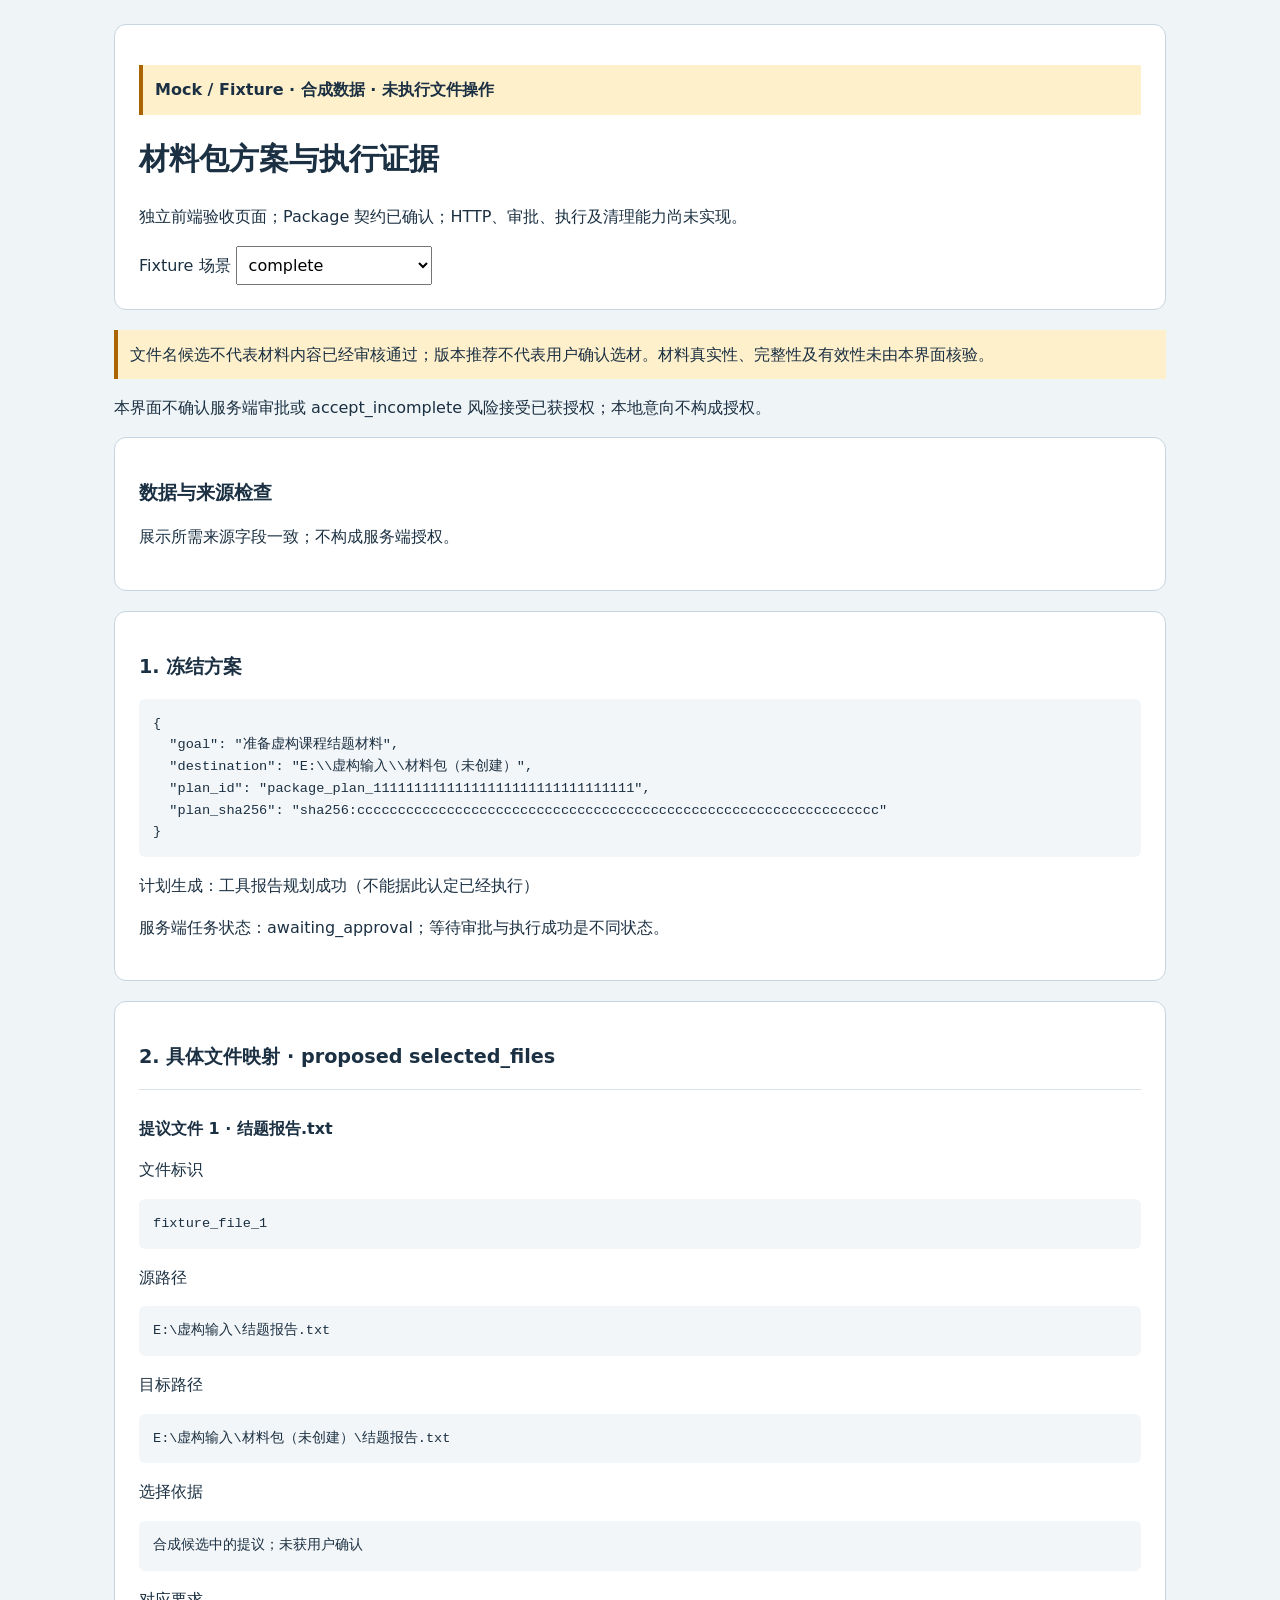
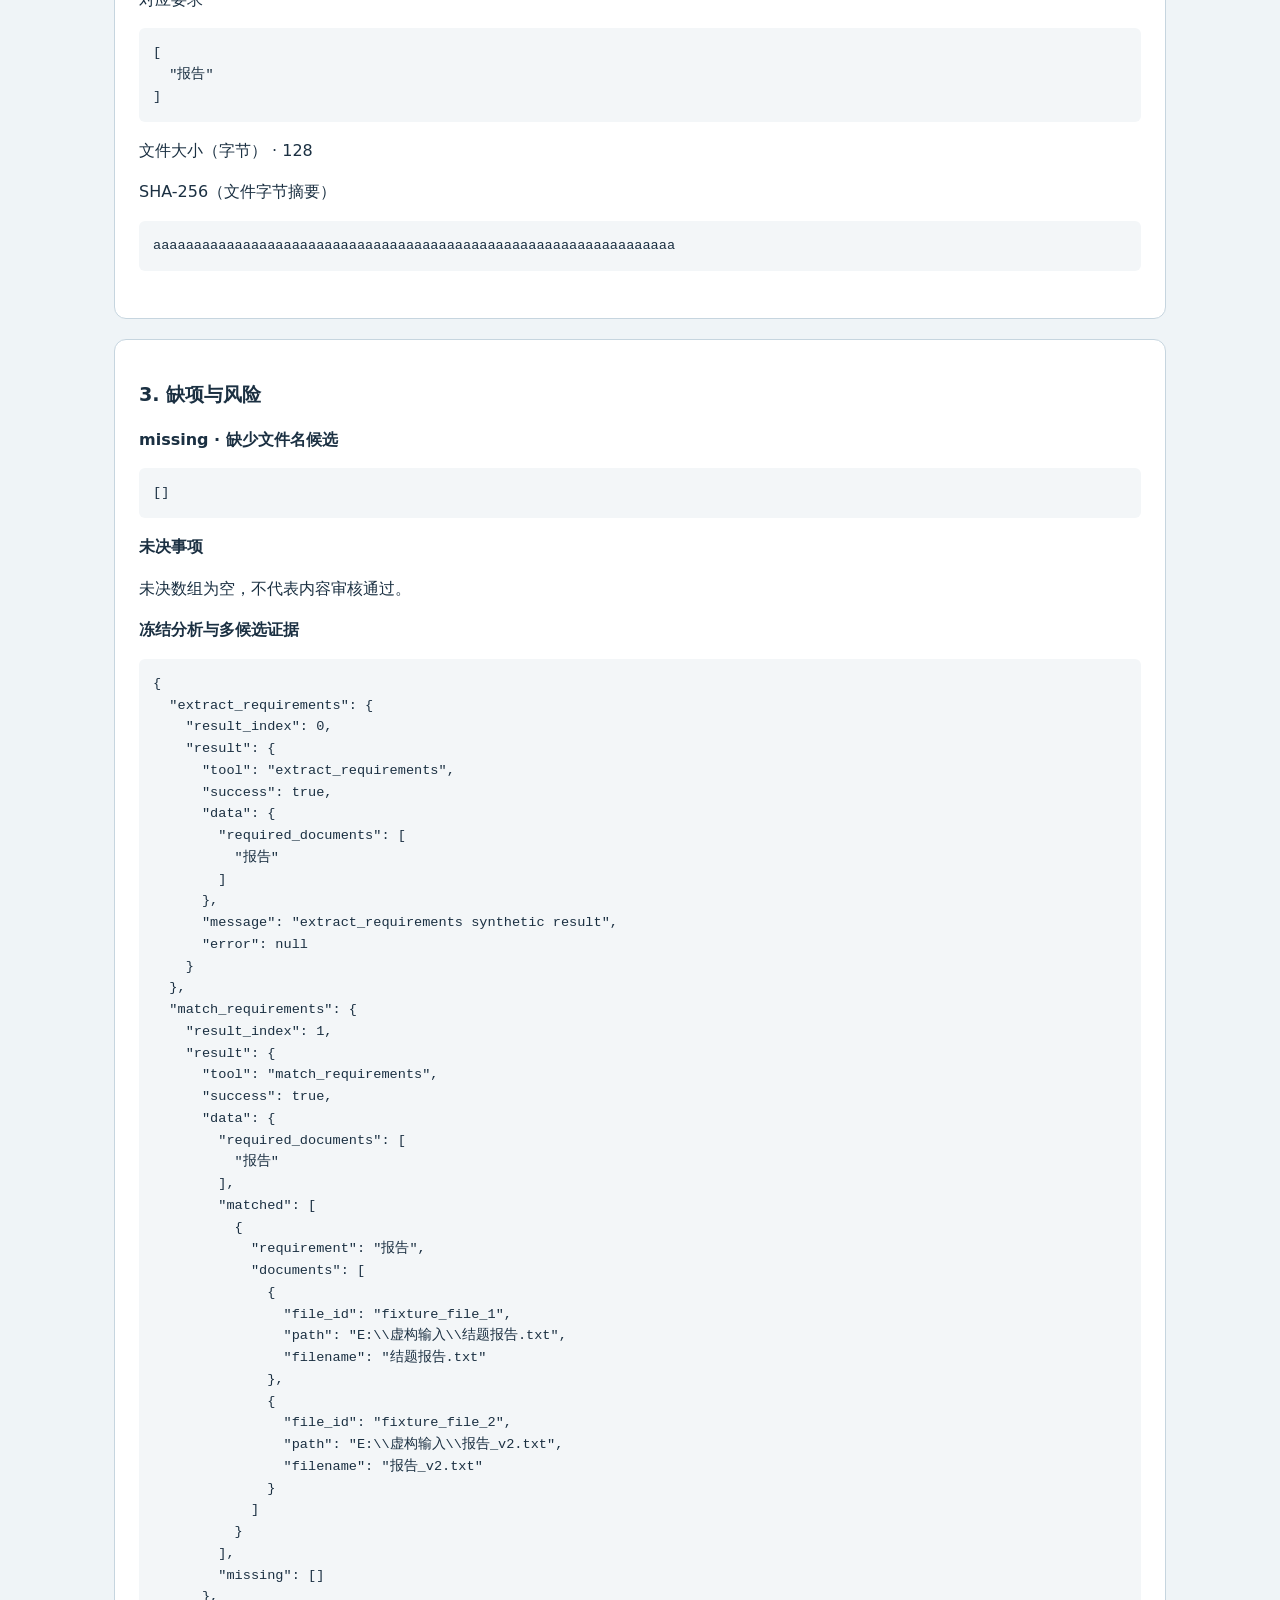
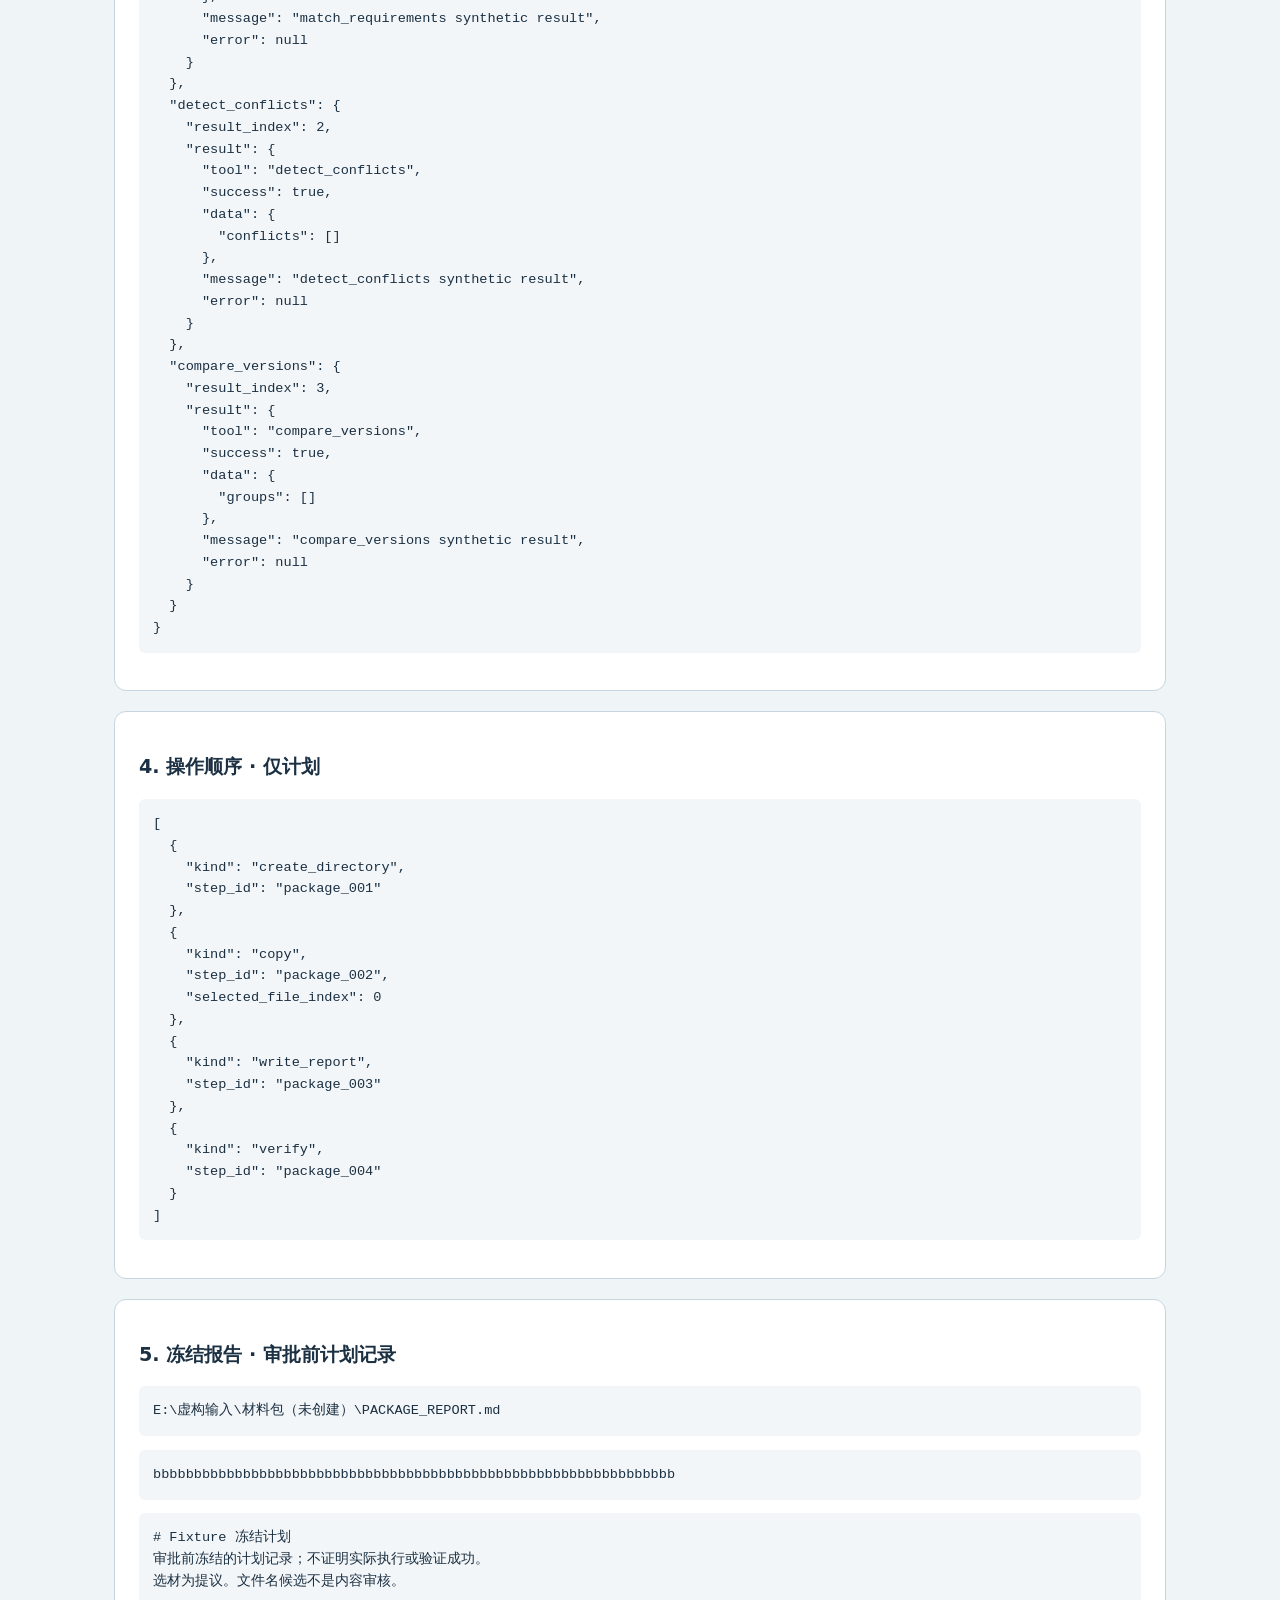
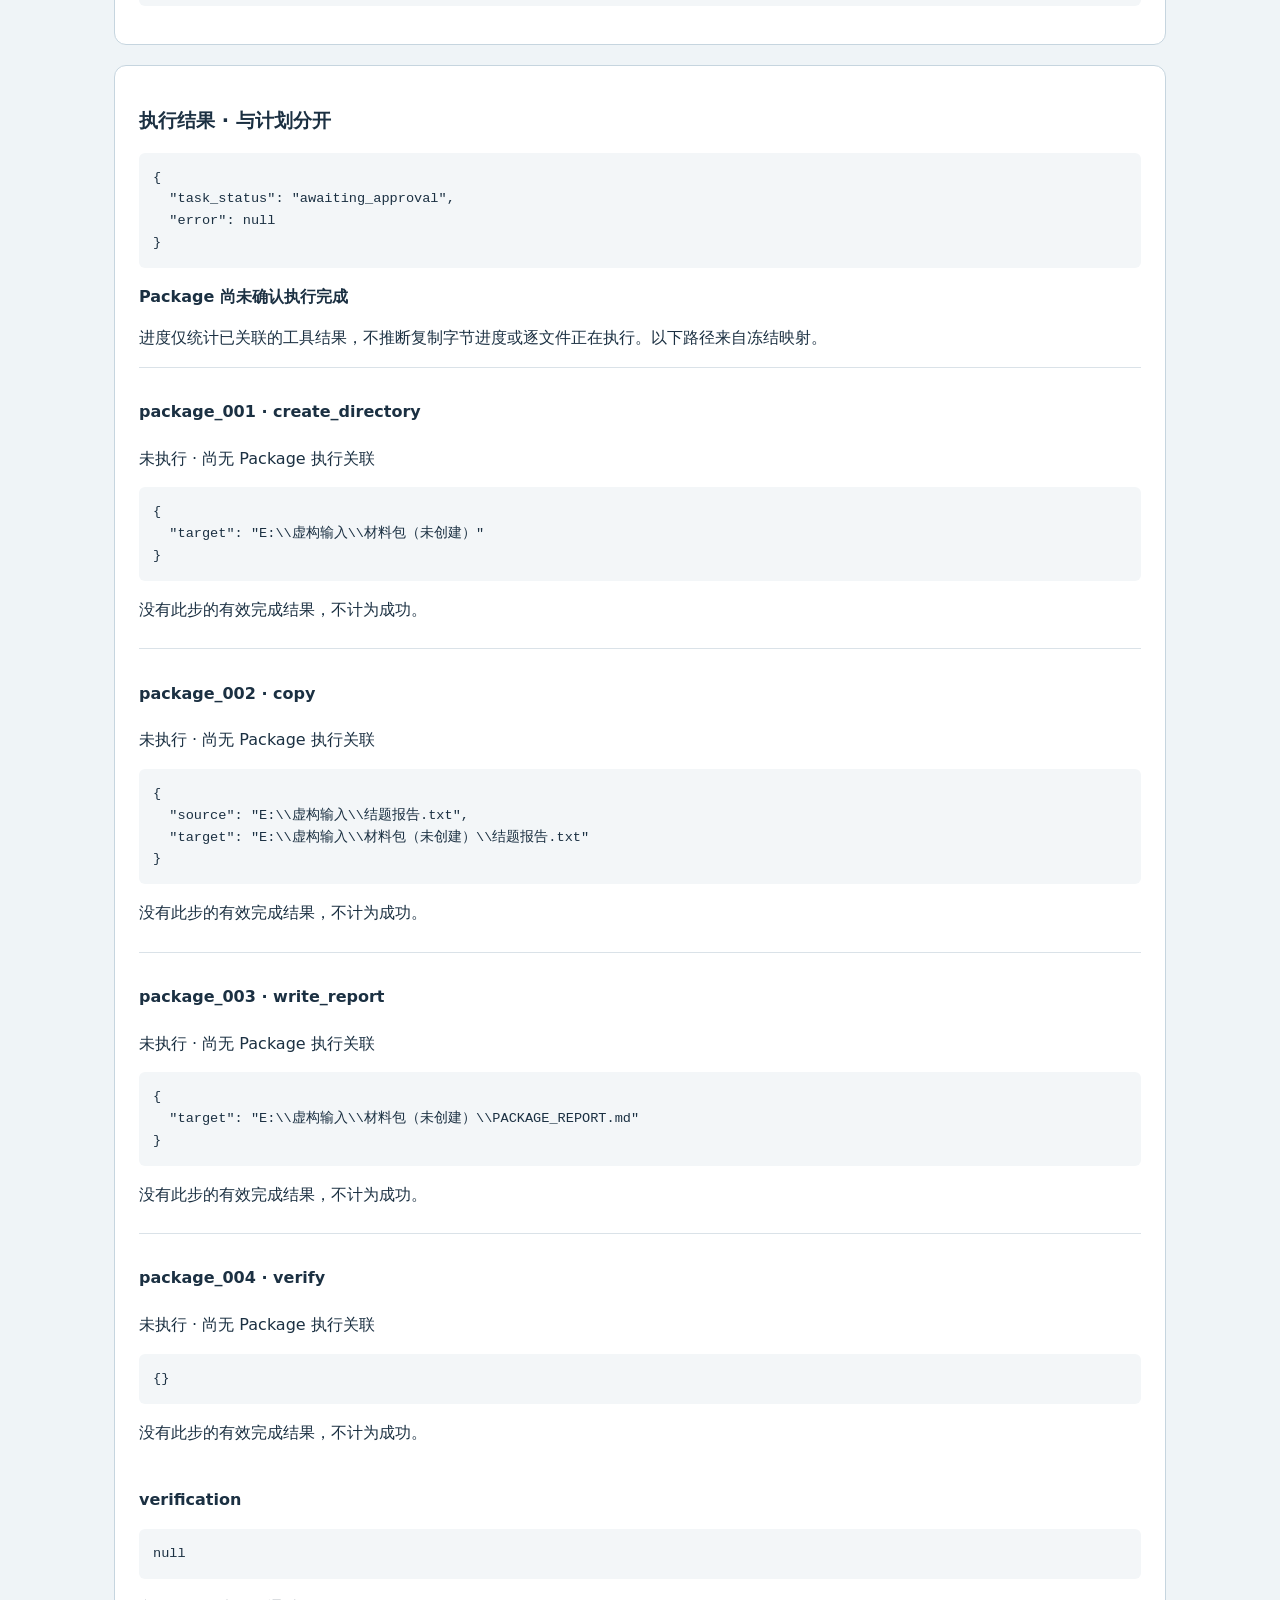
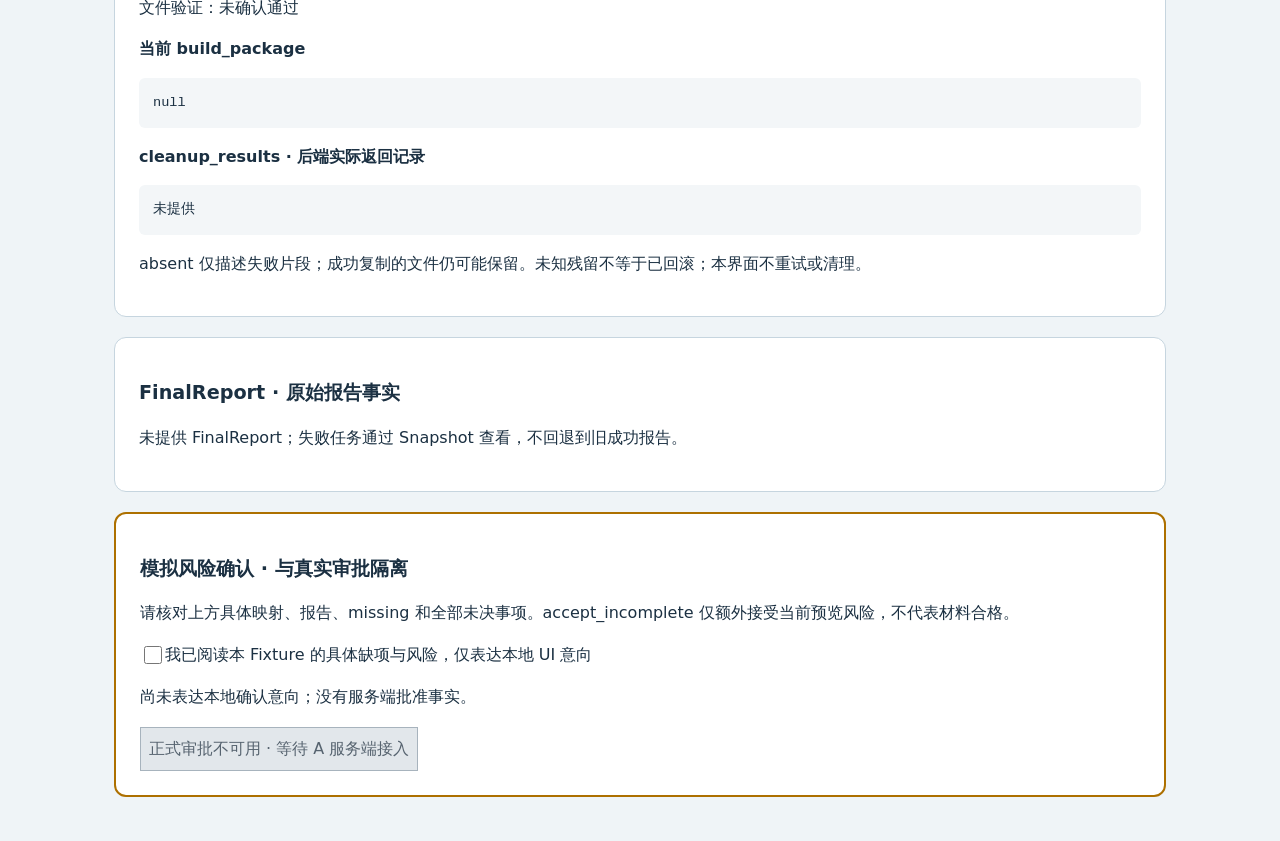
<file: frontend/package-preview.html>
<!doctype html>
<html lang="zh-CN"><head><meta charset="utf-8"><meta name="viewport" content="width=device-width,initial-scale=1"><title>Package Fixture 预览</title><link rel="icon" href="data:,"><link rel="stylesheet" href="package-preview.css"></head>
<body><main><header><p class="badge">Mock / Fixture · 合成数据 · 未执行文件操作</p><h1>材料包方案与执行证据</h1><p>独立前端验收页面；Package 契约已确认；HTTP、审批、执行及清理能力尚未实现。</p><label>Fixture 场景 <select id="scenario"></select></label></header><div id="content"></div><section class="confirm"><h2>模拟风险确认 · 与真实审批隔离</h2><p>请核对上方具体映射、报告、missing 和全部未决事项。accept_incomplete 仅额外接受当前预览风险，不代表材料合格。</p><label><input id="riskIntent" type="checkbox">我已阅读本 Fixture 的具体缺项与风险，仅表达本地 UI 意向</label><p id="intent" aria-live="polite"></p><button id="formalApprove" disabled>正式审批不可用 · 等待 A 服务端接入</button></section></main><script src="package-preview.js"></script><script src="package-fixtures.js"></script><script src="package-demo.js"></script></body></html>
</file>
<file: frontend/package-preview.css>
:root{font-family:system-ui,"Microsoft YaHei",sans-serif;color:#1b3042;background:#eff4f7;line-height:1.6}*{box-sizing:border-box}body{margin:0}main{max-width:1100px;margin:auto;padding:24px}header,section{background:white;border:1px solid #c6d5df;border-radius:12px;padding:24px;margin-bottom:20px;min-width:0}h1{font-size:1.9rem}h2{font-size:1.2rem}h3,h4{font-size:1rem}pre{white-space:pre-wrap;overflow-wrap:anywhere;word-break:break-word;background:#f3f6f8;padding:14px;border-radius:6px;font-size:.85rem;max-width:100%}p,li,label{overflow-wrap:anywhere}.badge,.warning{background:#fff0cc;padding:12px;border-left:4px solid #aa6500}.badge{font-weight:700}article{border-top:1px solid #dae2e8;padding:10px 0}.confirm{border:2px solid #ad7000}select,button{font:inherit;padding:8px;max-width:100%}button{display:block;margin-top:18px}button:disabled{opacity:1;background:#e2e7eb;color:#56636f;border:1px solid #a7b3bd}input{width:18px;height:18px;vertical-align:middle}@media(max-width:600px){main{padding:10px}header,section{padding:14px}h1{font-size:1.45rem}pre{padding:9px}}
</file>
